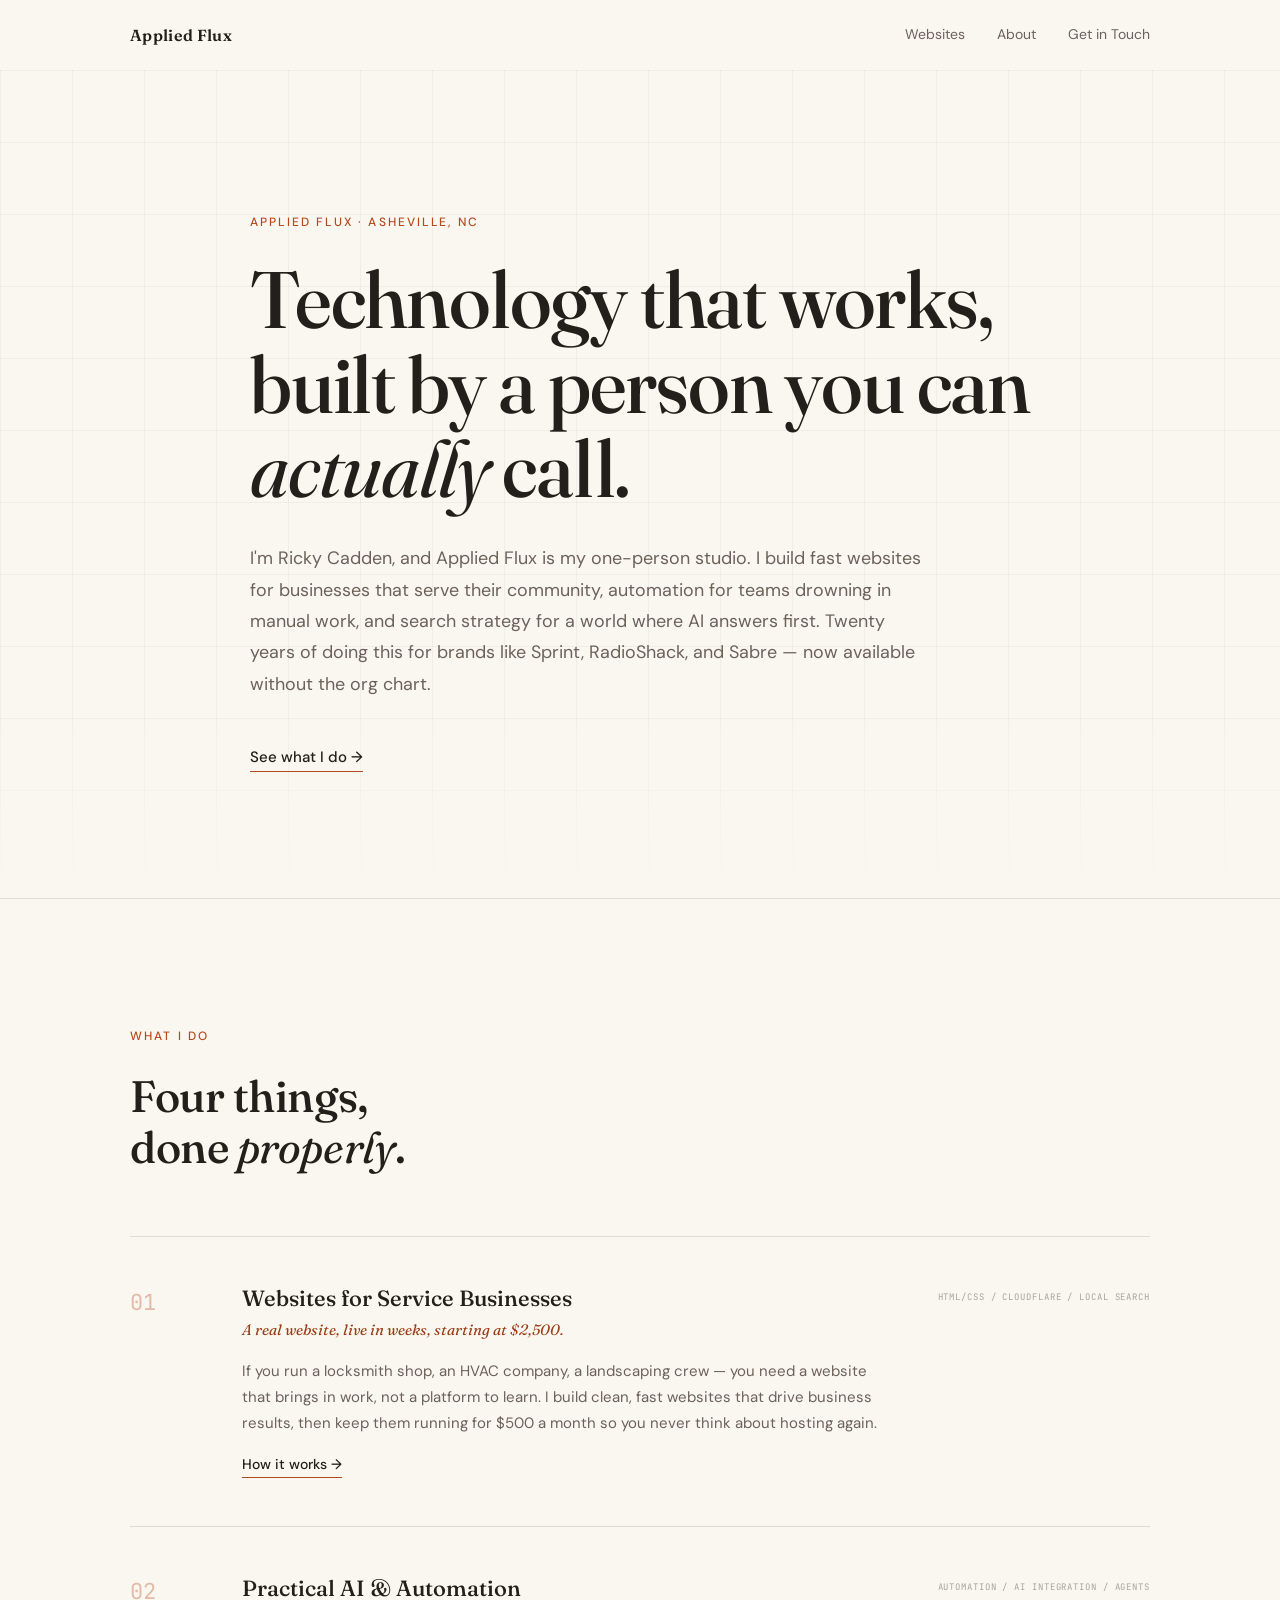
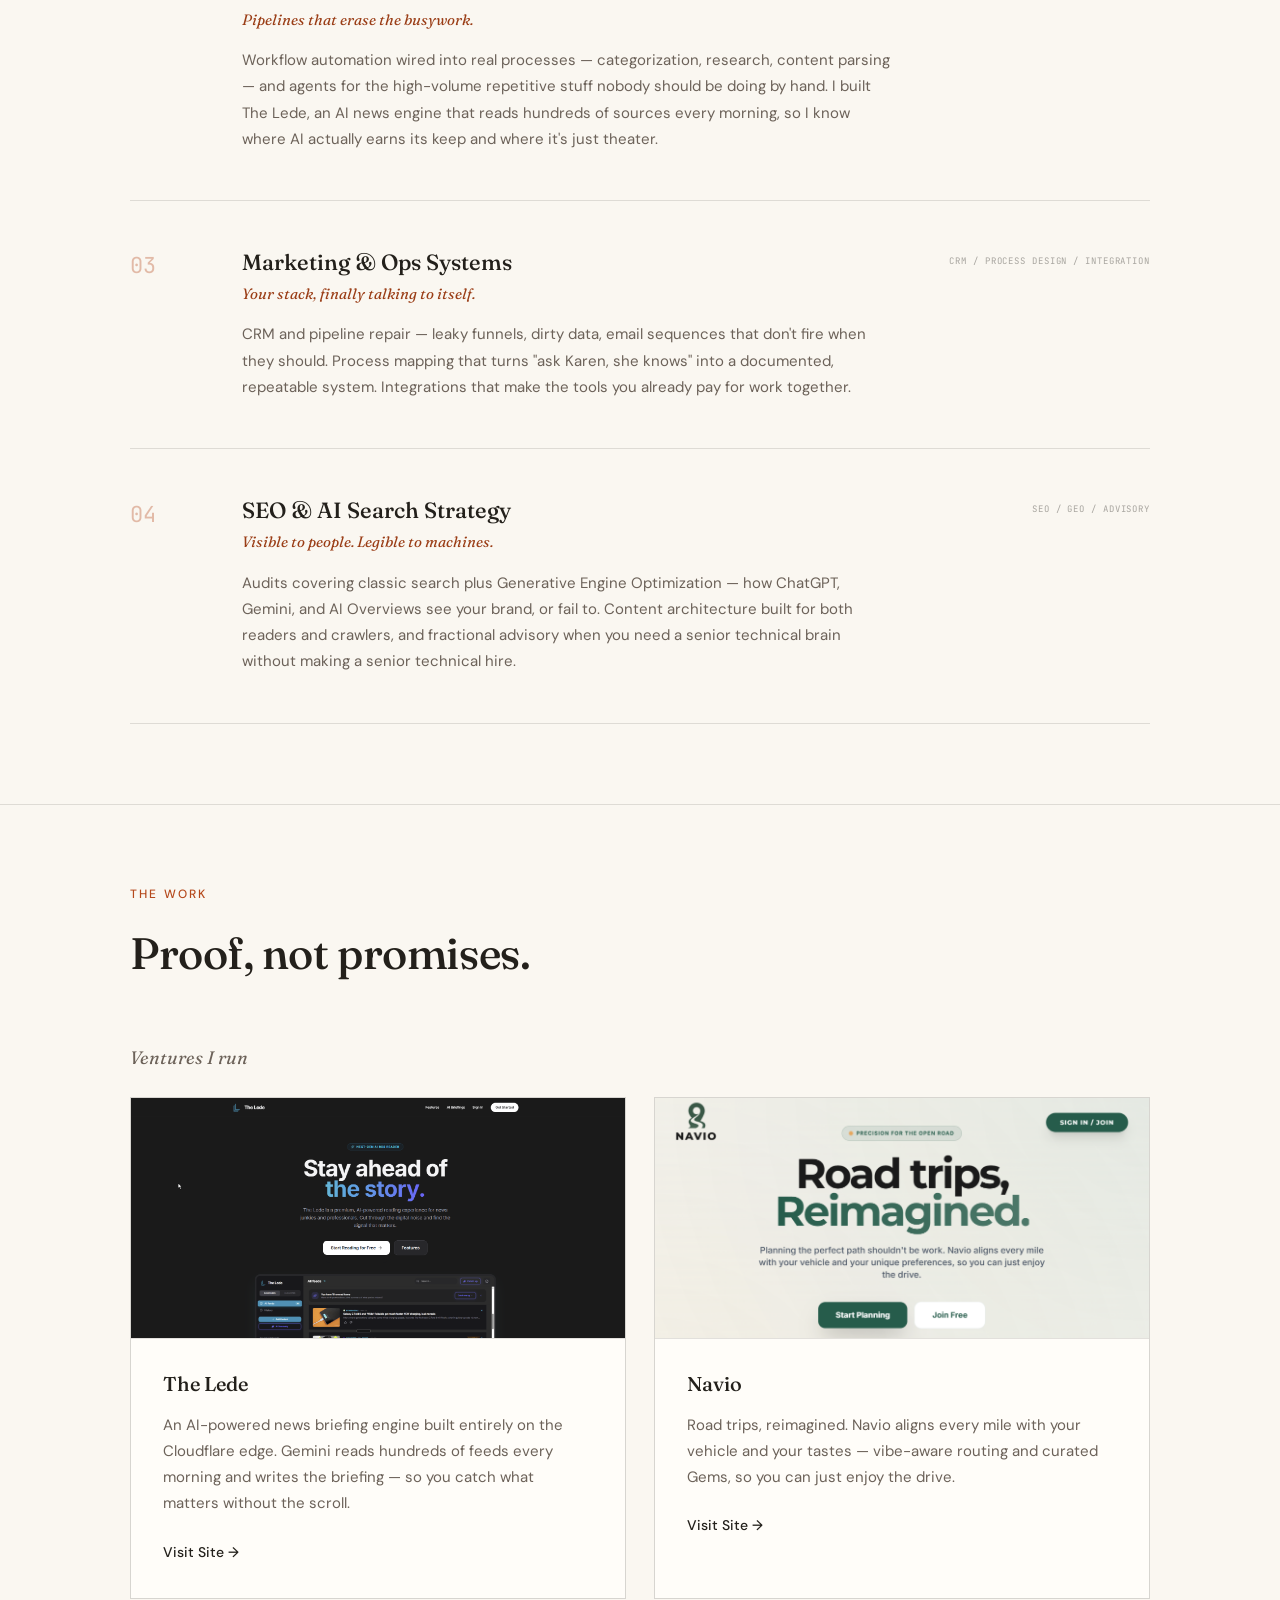
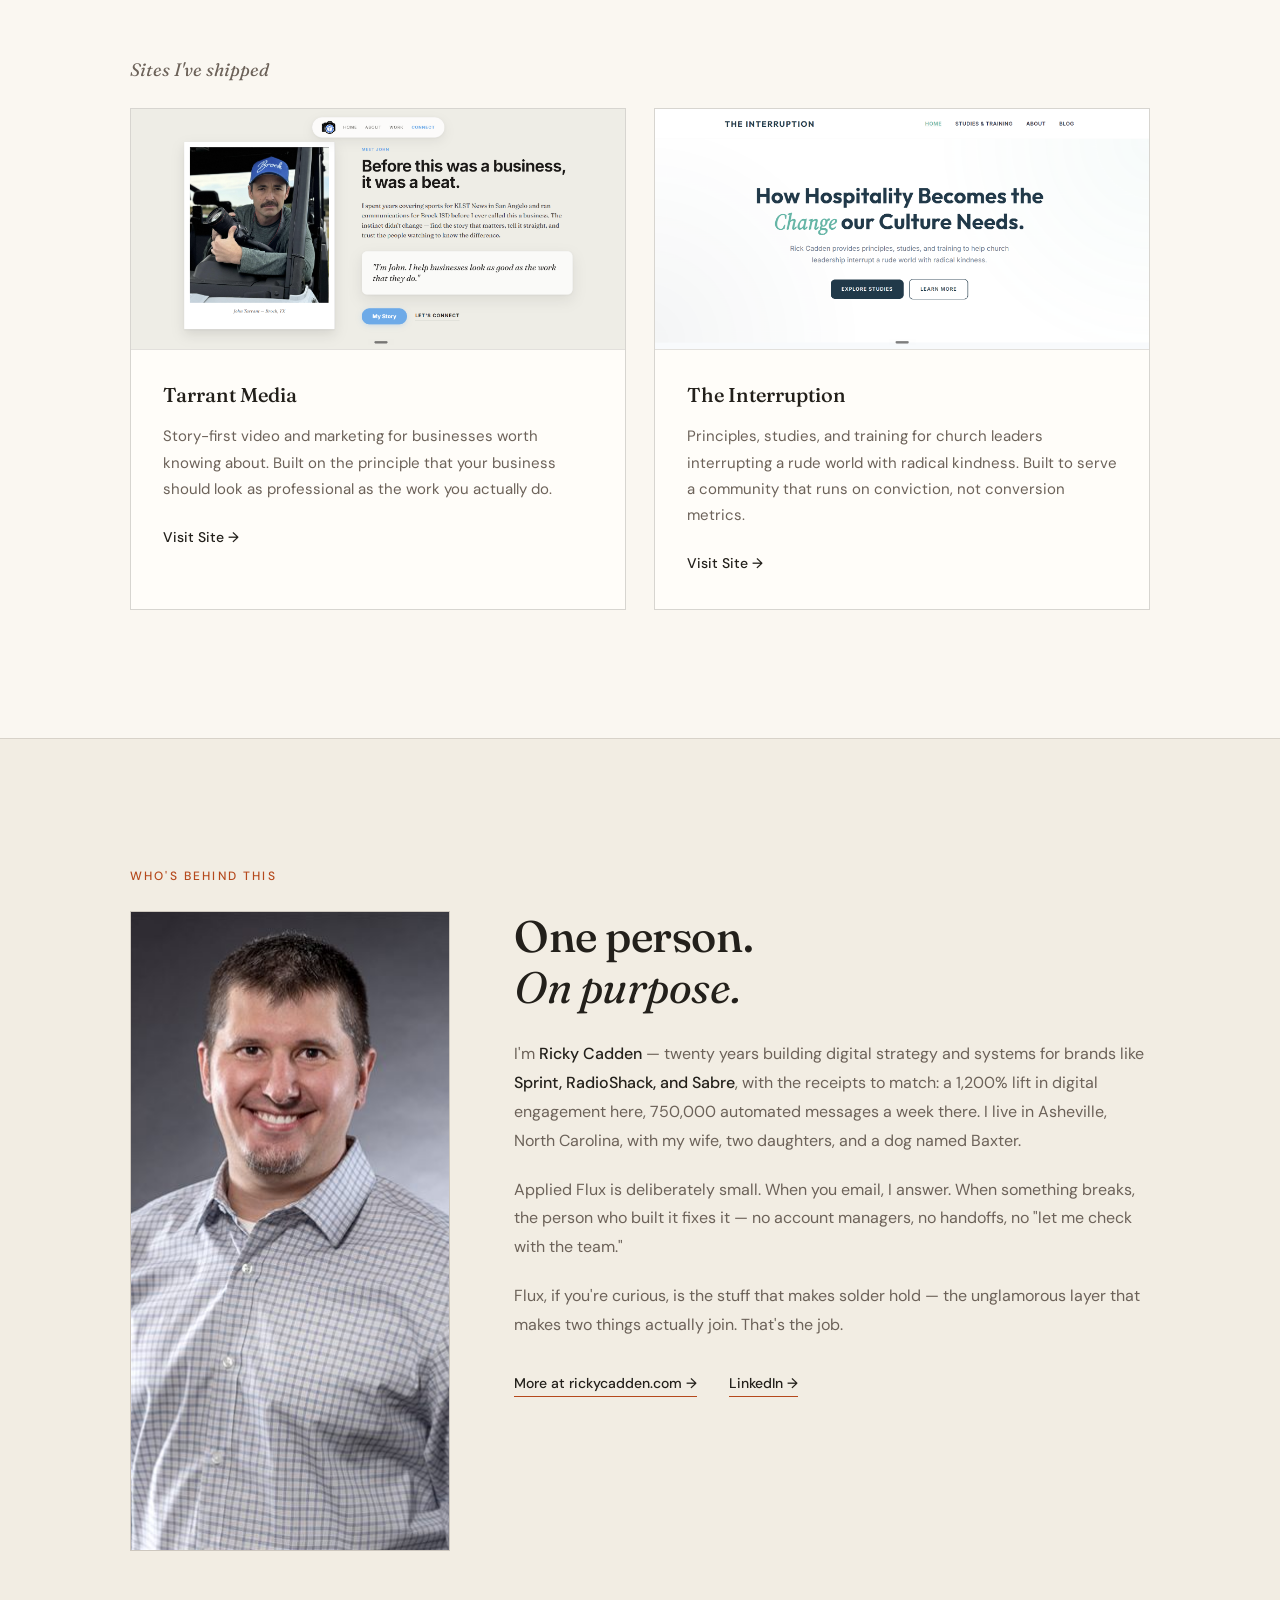
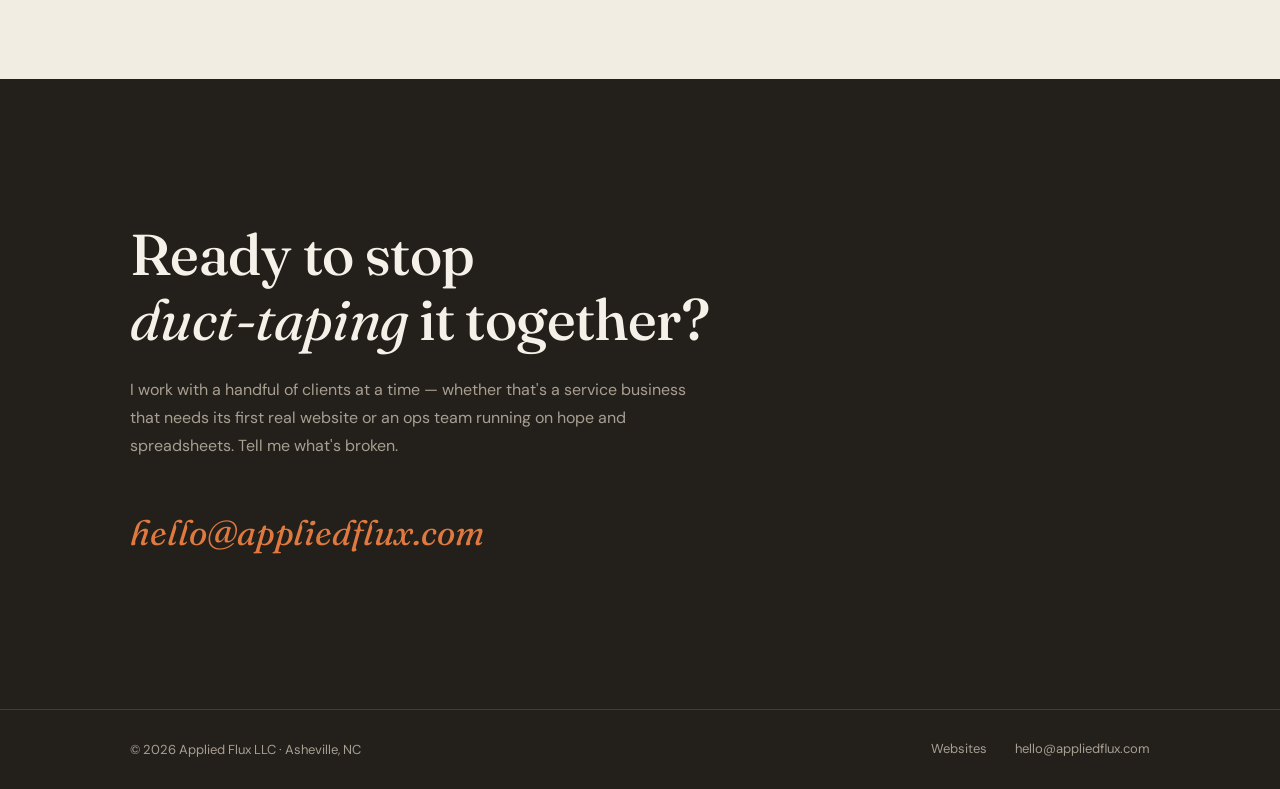
<file: index.html>
<!DOCTYPE html>
<html lang="en">
<head>
  <!-- Google Tag Manager -->
  <script>(function(w,d,s,l,i){w[l]=w[l]||[];w[l].push({'gtm.start':
  new Date().getTime(),event:'gtm.js'});var f=d.getElementsByTagName(s)[0],
  j=d.createElement(s),dl=l!='dataLayer'?'&l='+l:'';j.async=true;j.src=
  'https://www.googletagmanager.com/gtm.js?id='+i+dl;f.parentNode.insertBefore(j,f);
  })(window,document,'script','dataLayer','GTM-NGXQ7RFG');</script>
  <!-- End Google Tag Manager -->
  <meta charset="UTF-8">
  <meta name="viewport" content="width=device-width, initial-scale=1.0">
  <title>Applied Flux — Websites, Automation & AI Systems That Actually Ship</title>
  <meta name="description" content="Applied Flux is the independent studio of Ricky Cadden. Websites for service businesses, practical automation and AI systems, and search strategy for the AI era. One person, no theater.">
  <meta property="og:title" content="Applied Flux LLC">
  <meta property="og:description" content="Websites, automation, and AI systems that actually ship. Built by one person you can actually call.">
  <meta property="og:url" content="https://appliedflux.com">
  <meta property="og:type" content="website">
  <meta property="og:image" content="https://appliedflux.com/images/og.png">
  <meta property="og:image:width" content="1200">
  <meta property="og:image:height" content="630">
  <meta name="twitter:card" content="summary_large_image">
  <meta name="twitter:image" content="https://appliedflux.com/images/og.png">
  <link rel="canonical" href="https://appliedflux.com/">
  <link rel="icon" href="favicon.svg" type="image/svg+xml">

  <link rel="preconnect" href="https://fonts.googleapis.com">
  <link rel="preconnect" href="https://fonts.gstatic.com" crossorigin>
  <link href="https://fonts.googleapis.com/css2?family=Fraunces:ital,opsz,wght@0,9..144,400;0,9..144,500;0,9..144,600;1,9..144,400;1,9..144,500&family=DM+Sans:ital,opsz,wght@0,9..40,300;0,9..40,400;0,9..40,500;1,9..40,300&family=JetBrains+Mono:wght@400;500&display=swap" rel="stylesheet">
  <link rel="stylesheet" href="styles.css">

  <script type="application/ld+json">
  {
    "@context": "https://schema.org",
    "@type": "ProfessionalService",
    "name": "Applied Flux LLC",
    "url": "https://appliedflux.com",
    "email": "hello@appliedflux.com",
    "areaServed": {
      "@type": "Country",
      "name": "United States"
    },
    "address": {
      "@type": "PostalAddress",
      "addressLocality": "Asheville",
      "addressRegion": "NC",
      "addressCountry": "US"
    },
    "founder": {
      "@type": "Person",
      "name": "Ricky Cadden",
      "sameAs": [
        "https://www.rickycadden.com",
        "https://linkedin.com/in/rcadden"
      ]
    },
    "description": "Applied Flux is the independent studio of Ricky Cadden. Websites for service businesses, practical automation and AI systems, and search strategy for the AI era. One person, no theater.",
    "knowsAbout": [
      "web development",
      "workflow automation",
      "AI integration",
      "SEO",
      "generative engine optimization",
      "marketing operations"
    ]
  }
  </script>
</head>
<body>
  <!-- Google Tag Manager (noscript) -->
  <noscript><iframe src="https://www.googletagmanager.com/ns.html?id=GTM-NGXQ7RFG"
  height="0" width="0" style="display:none;visibility:hidden"></iframe></noscript>
  <!-- End Google Tag Manager (noscript) -->

  <!-- NAV -->
  <header class="nav" id="nav">
    <div class="nav-inner">
      <a href="#hero" class="nav-wordmark">Applied Flux</a>
      <nav class="nav-links">
        <a href="websites.html" class="nav-link">Websites</a>
        <a href="#about" class="nav-link">About</a>
        <a href="#contact" class="nav-cta">Get in Touch</a>
      </nav>
    </div>
  </header>

  <main>

    <!-- HERO -->
    <section class="hero" id="hero">
      <div class="hero-grid-bg" aria-hidden="true"></div>
      <div class="hero-fade" aria-hidden="true"></div>
      <div class="container">
        <p class="section-label animate">Applied Flux · Asheville, NC</p>
        <h1 class="hero-headline animate">
          Technology that works,<br>
          built by a person you can<br>
          <em>actually</em> call.
        </h1>
        <p class="hero-sub animate">
          I'm Ricky Cadden, and Applied Flux is my one-person studio. I build fast websites for businesses that serve their community, automation for teams drowning in manual work, and search strategy for a world where AI answers first. Twenty years of doing this for brands like Sprint, RadioShack, and Sabre — now available without the org chart.
        </p>
        <a href="#services" class="cta-link animate">See what I do →</a>
      </div>
    </section>

    <!-- SERVICES -->
    <section class="services" id="services">
      <div class="container">
        <p class="section-label animate">What I do</p>
        <h2 class="section-heading animate">Four things,<br>done <em>properly</em>.</h2>

        <div class="services-list">

          <div class="service-item animate" data-delay="0">
            <div class="service-number">01</div>
            <div class="service-content">
              <h3 class="service-name">Websites for Service Businesses</h3>
              <p class="service-tagline">A real website, live in weeks, starting at $2,500.</p>
              <p class="service-desc">If you run a locksmith shop, an HVAC company, a landscaping crew — you need a website that brings in work, not a platform to learn. I build clean, fast websites that drive business results, then keep them running for $500 a month so you never think about hosting again.</p>
              <a href="websites.html" class="service-link">How it works →</a>
            </div>
            <div class="service-tag">HTML/CSS / Cloudflare / Local Search</div>
          </div>

          <div class="service-item animate" data-delay="80">
            <div class="service-number">02</div>
            <div class="service-content">
              <h3 class="service-name">Practical AI & Automation</h3>
              <p class="service-tagline">Pipelines that erase the busywork.</p>
              <p class="service-desc">Workflow automation wired into real processes — categorization, research, content parsing — and agents for the high-volume repetitive stuff nobody should be doing by hand. I built The Lede, an AI news engine that reads hundreds of sources every morning, so I know where AI actually earns its keep and where it's just theater.</p>
            </div>
            <div class="service-tag">Automation / AI Integration / Agents</div>
          </div>

          <div class="service-item animate" data-delay="160">
            <div class="service-number">03</div>
            <div class="service-content">
              <h3 class="service-name">Marketing & Ops Systems</h3>
              <p class="service-tagline">Your stack, finally talking to itself.</p>
              <p class="service-desc">CRM and pipeline repair — leaky funnels, dirty data, email sequences that don't fire when they should. Process mapping that turns "ask Karen, she knows" into a documented, repeatable system. Integrations that make the tools you already pay for work together.</p>
            </div>
            <div class="service-tag">CRM / Process Design / Integration</div>
          </div>

          <div class="service-item animate" data-delay="240">
            <div class="service-number">04</div>
            <div class="service-content">
              <h3 class="service-name">SEO & AI Search Strategy</h3>
              <p class="service-tagline">Visible to people. Legible to machines.</p>
              <p class="service-desc">Audits covering classic search plus Generative Engine Optimization — how ChatGPT, Gemini, and AI Overviews see your brand, or fail to. Content architecture built for both readers and crawlers, and fractional advisory when you need a senior technical brain without making a senior technical hire.</p>
            </div>
            <div class="service-tag">SEO / GEO / Advisory</div>
          </div>

        </div>
      </div>
    </section>

    <!-- THE WORK -->
    <section class="work" id="work">
      <div class="container">
        <p class="section-label animate">The work</p>
        <h2 class="section-heading animate">Proof, not promises.</h2>

        <h3 class="venture-group-label animate">Ventures I run</h3>
        <div class="ventures-grid">

          <article class="venture-card animate" data-delay="0">
            <a href="https://thelede.info" target="_blank" rel="noopener noreferrer" class="venture-image-link">
              <img src="images/lede.png" alt="The Lede — AI-powered news briefing and discovery engine" class="venture-image" loading="lazy" width="600" height="340">
            </a>
            <div class="venture-body">
              <h3 class="venture-name">The Lede</h3>
              <p class="venture-desc">An AI-powered news briefing engine built entirely on the Cloudflare edge. Gemini reads hundreds of feeds every morning and writes the briefing — so you catch what matters without the scroll.</p>
              <a href="https://thelede.info" target="_blank" rel="noopener noreferrer" class="venture-link">Visit Site →</a>
            </div>
          </article>

          <article class="venture-card animate" data-delay="80">
            <a href="https://mynavio.com" target="_blank" rel="noopener noreferrer" class="venture-image-link">
              <img src="images/navio.jpg" alt="Navio — Vibe-aware road trip routing" class="venture-image" loading="lazy" width="600" height="340">
            </a>
            <div class="venture-body">
              <h3 class="venture-name">Navio</h3>
              <p class="venture-desc">Road trips, reimagined. Navio aligns every mile with your vehicle and your tastes — vibe-aware routing and curated Gems, so you can just enjoy the drive.</p>
              <a href="https://mynavio.com" target="_blank" rel="noopener noreferrer" class="venture-link">Visit Site →</a>
            </div>
          </article>

        </div>

        <h3 class="venture-group-label animate">Sites I've shipped</h3>
        <div class="ventures-grid">

          <article class="venture-card animate" data-delay="0">
            <a href="https://tarrantmedia.com" target="_blank" rel="noopener noreferrer" class="venture-image-link">
              <img src="images/tarrant.png" alt="Tarrant Media — Story-first video for businesses" class="venture-image" loading="lazy" width="600" height="340">
            </a>
            <div class="venture-body">
              <h3 class="venture-name">Tarrant Media</h3>
              <p class="venture-desc">Story-first video and marketing for businesses worth knowing about. Built on the principle that your business should look as professional as the work you actually do.</p>
              <a href="https://tarrantmedia.com" target="_blank" rel="noopener noreferrer" class="venture-link">Visit Site →</a>
            </div>
          </article>

          <article class="venture-card animate" data-delay="80">
            <a href="https://rickcadden.com" target="_blank" rel="noopener noreferrer" class="venture-image-link">
              <img src="images/interruption.png" alt="The Interruption — Hospitality principles for church leaders" class="venture-image" loading="lazy" width="600" height="340">
            </a>
            <div class="venture-body">
              <h3 class="venture-name">The Interruption</h3>
              <p class="venture-desc">Principles, studies, and training for church leaders interrupting a rude world with radical kindness. Built to serve a community that runs on conviction, not conversion metrics.</p>
              <a href="https://rickcadden.com" target="_blank" rel="noopener noreferrer" class="venture-link">Visit Site →</a>
            </div>
          </article>

        </div>
      </div>
    </section>

    <!-- ABOUT -->
    <section class="about" id="about">
      <div class="container">
        <p class="section-label animate">Who's behind this</p>
        <div class="about-grid">
          <img src="images/ricky.jpg" alt="Ricky Cadden" class="about-photo animate" width="640" height="640" loading="lazy">
          <div class="about-body">
            <h2 class="section-heading animate">One person.<br><em>On purpose.</em></h2>
            <p class="about-text animate">I'm <strong>Ricky Cadden</strong> — twenty years building digital strategy and systems for brands like <strong>Sprint, RadioShack, and Sabre</strong>, with the receipts to match: a 1,200% lift in digital engagement here, 750,000 automated messages a week there. I live in Asheville, North Carolina, with my wife, two daughters, and a dog named Baxter.</p>
            <p class="about-text animate">Applied Flux is deliberately small. When you email, I answer. When something breaks, the person who built it fixes it — no account managers, no handoffs, no "let me check with the team."</p>
            <p class="about-text animate">Flux, if you're curious, is the stuff that makes solder hold — the unglamorous layer that makes two things actually join. That's the job.</p>
            <div class="about-links animate">
              <a href="https://www.rickycadden.com" target="_blank" rel="noopener noreferrer">More at rickycadden.com →</a>
              <a href="https://linkedin.com/in/rcadden" target="_blank" rel="noopener noreferrer">LinkedIn →</a>
            </div>
          </div>
        </div>
      </div>
    </section>

    <!-- CTA -->
    <section class="cta-section" id="contact">
      <div class="container">
        <h2 class="cta-heading animate">Ready to stop<br><em>duct-taping</em> it together?</h2>
        <p class="cta-sub animate">I work with a handful of clients at a time — whether that's a service business that needs its first real website or an ops team running on hope and spreadsheets. Tell me what's broken.</p>
        <a href="mailto:hello@appliedflux.com" class="cta-email animate">hello@appliedflux.com</a>
      </div>
    </section>

  </main>

  <!-- FOOTER -->
  <footer class="footer">
    <div class="container footer-inner">
      <span class="footer-copy">© 2026 Applied Flux LLC · Asheville, NC</span>
      <nav class="footer-nav">
        <a href="websites.html" class="footer-link">Websites</a>
        <a href="mailto:hello@appliedflux.com" class="footer-email">hello@appliedflux.com</a>
      </nav>
    </div>
  </footer>

  <script>
    // Sticky nav: add background after scroll threshold
    const nav = document.getElementById('nav');
    window.addEventListener('scroll', () => {
      nav.classList.toggle('nav--scrolled', window.scrollY > 40);
    }, { passive: true });

    // Scroll-triggered fade-in with optional stagger delay via data-delay
    const observer = new IntersectionObserver((entries) => {
      entries.forEach(entry => {
        if (entry.isIntersecting) {
          const delay = entry.target.dataset.delay || 0;
          entry.target.style.transitionDelay = `${delay}ms`;
          entry.target.classList.add('visible');
          observer.unobserve(entry.target);
        }
      });
    }, { threshold: 0.1 });

    document.querySelectorAll('.animate').forEach(el => observer.observe(el));
  </script>

</body>
</html>
</file>
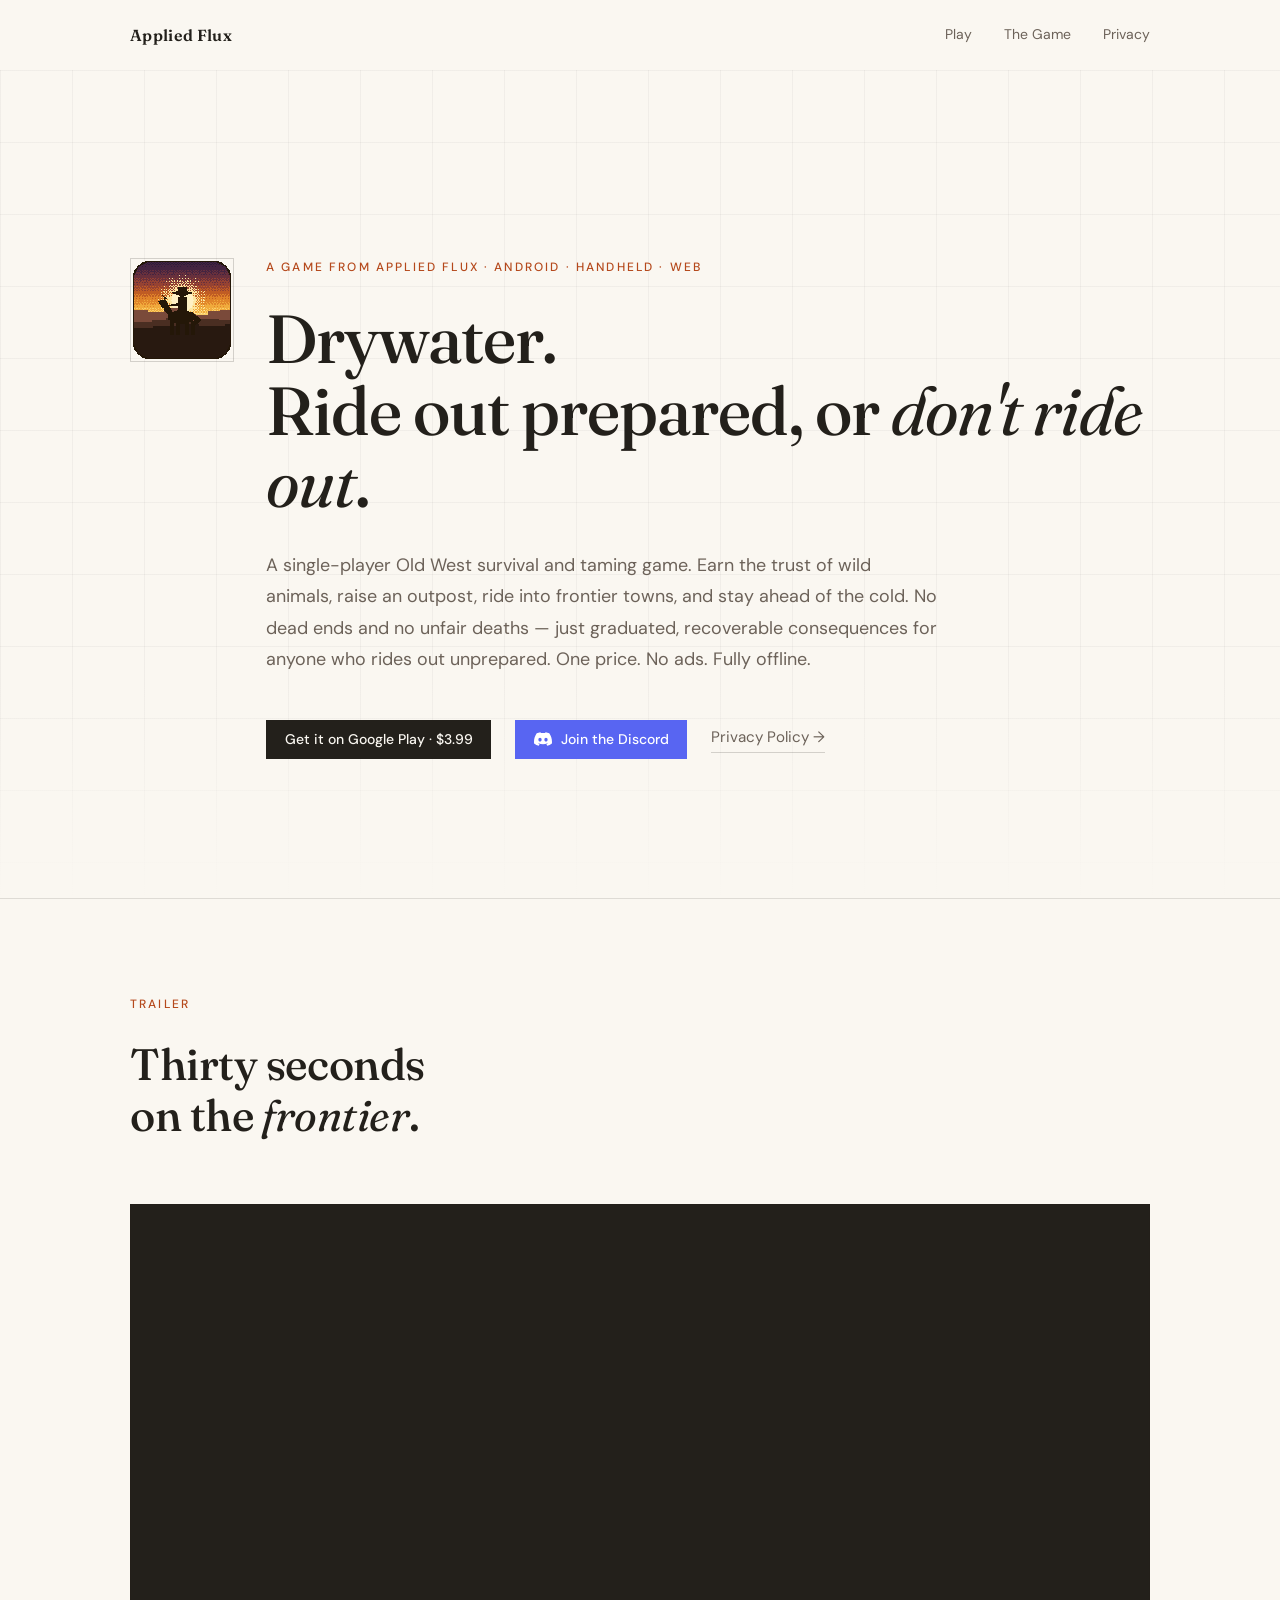
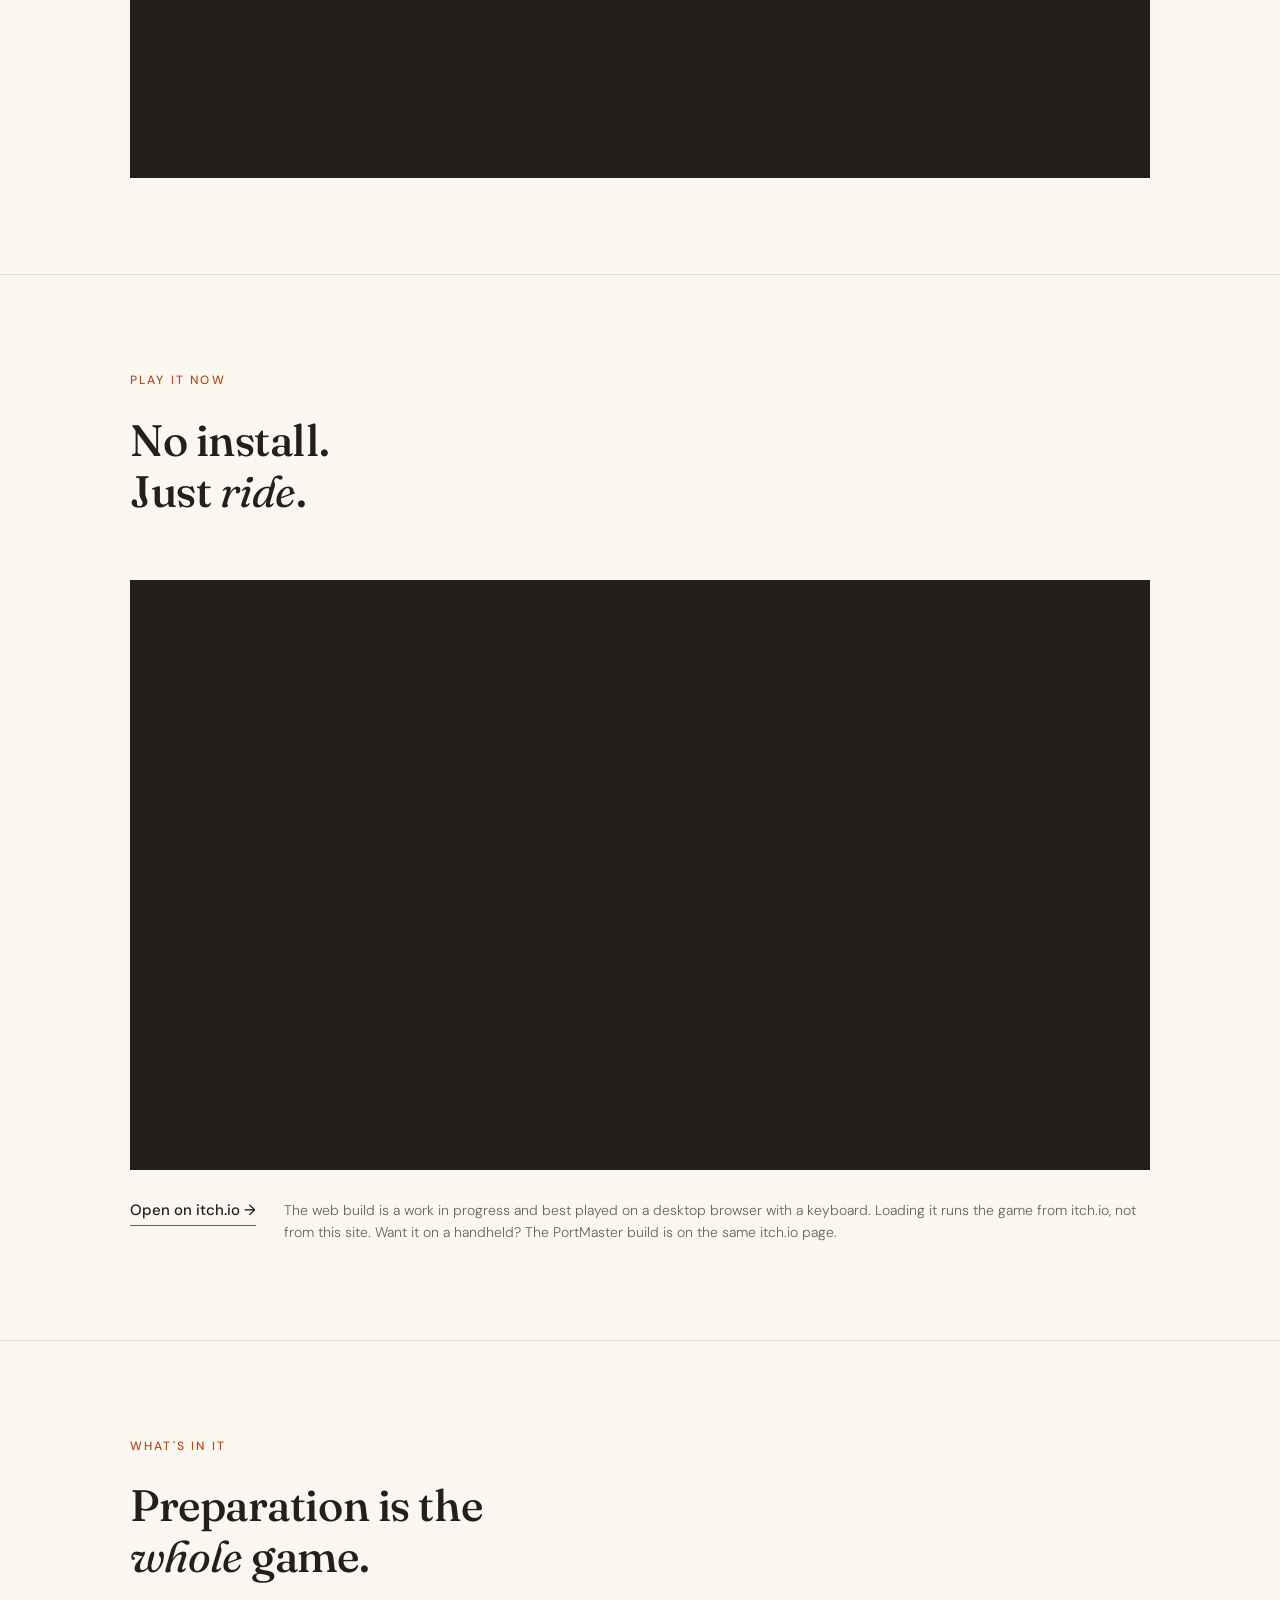
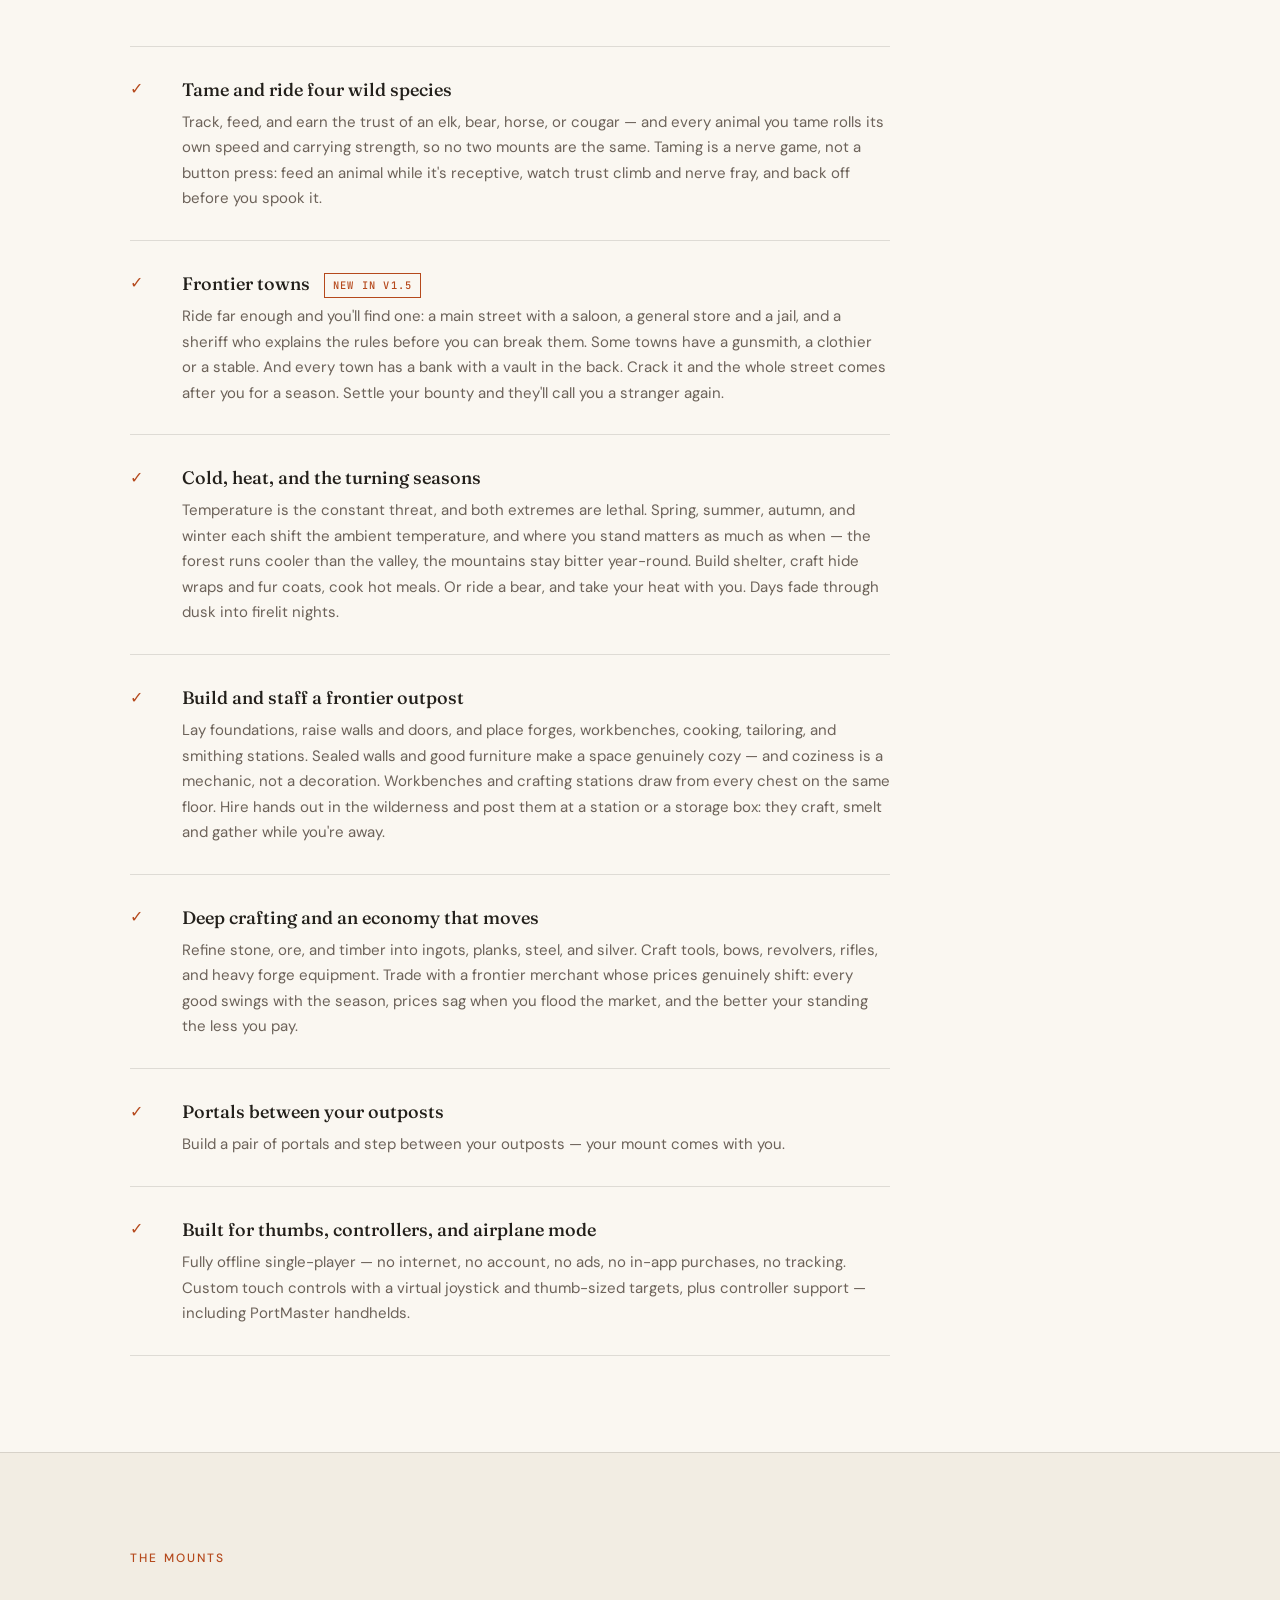
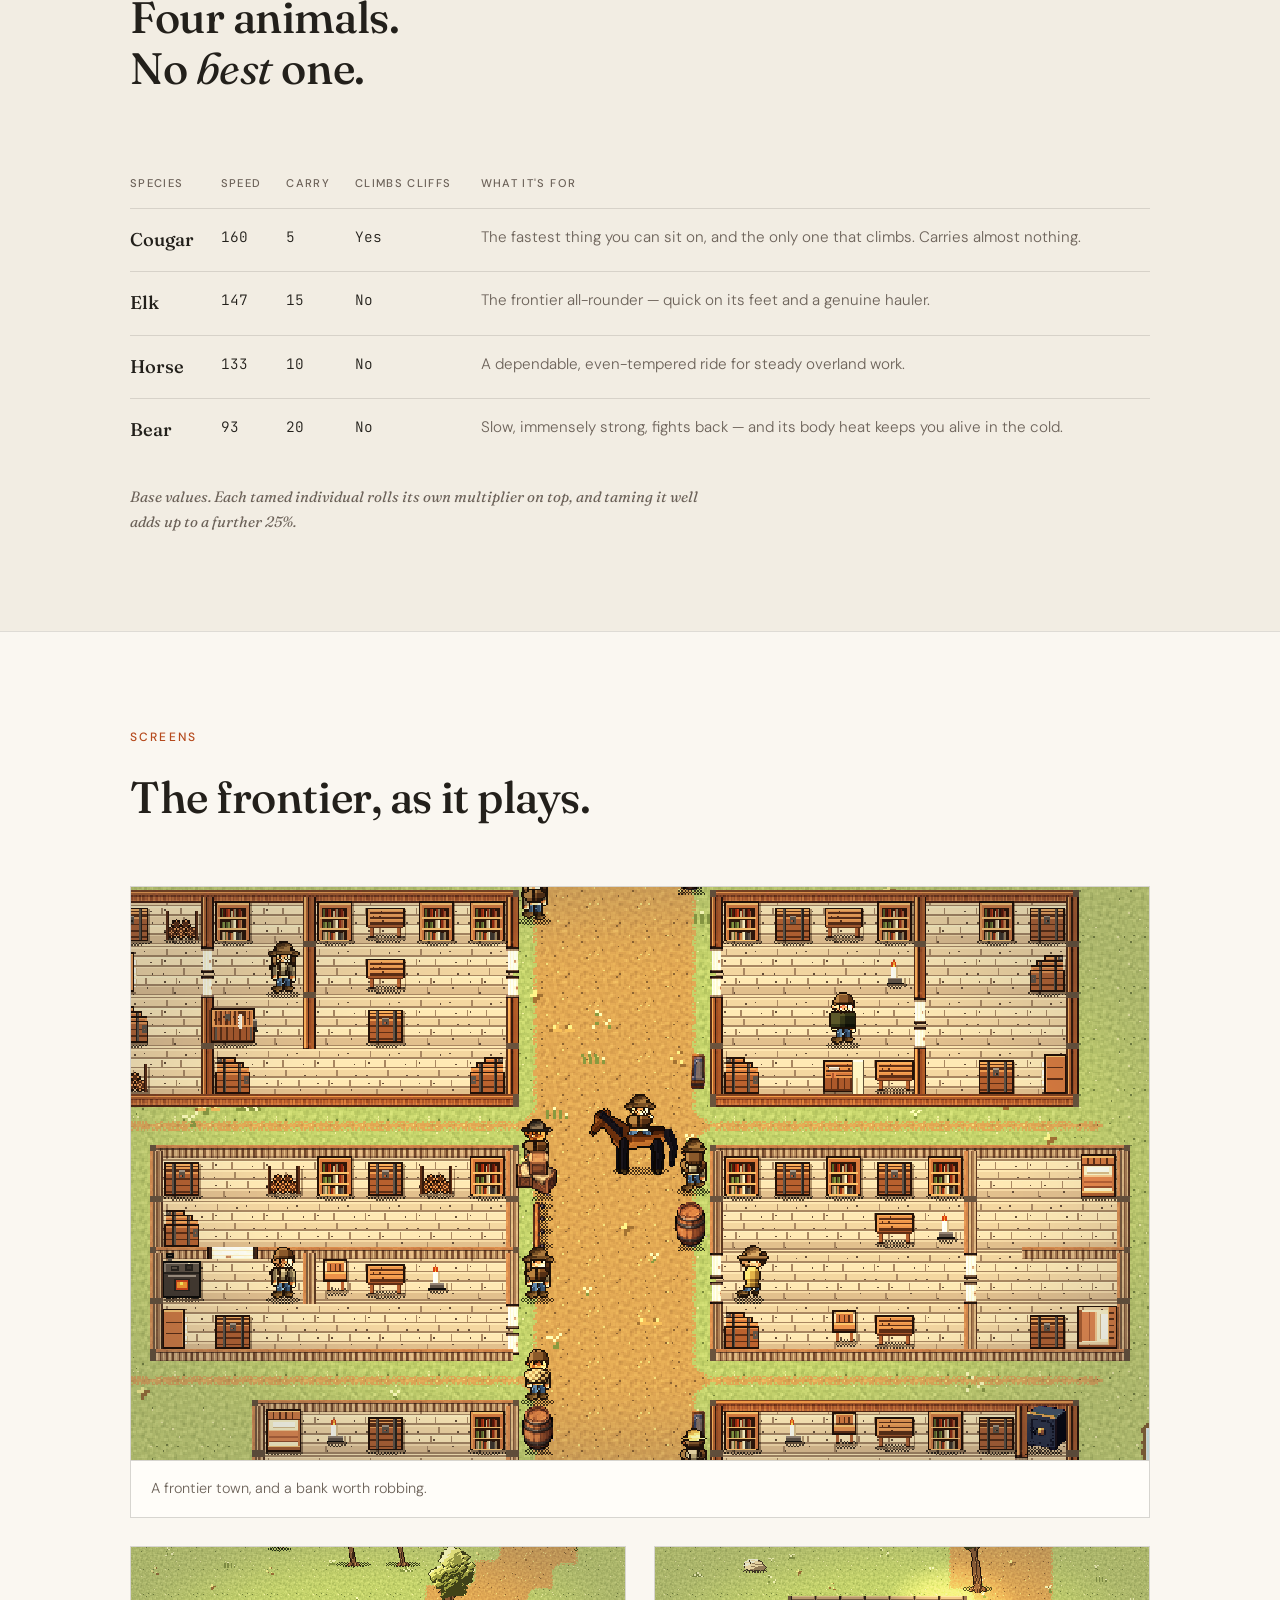
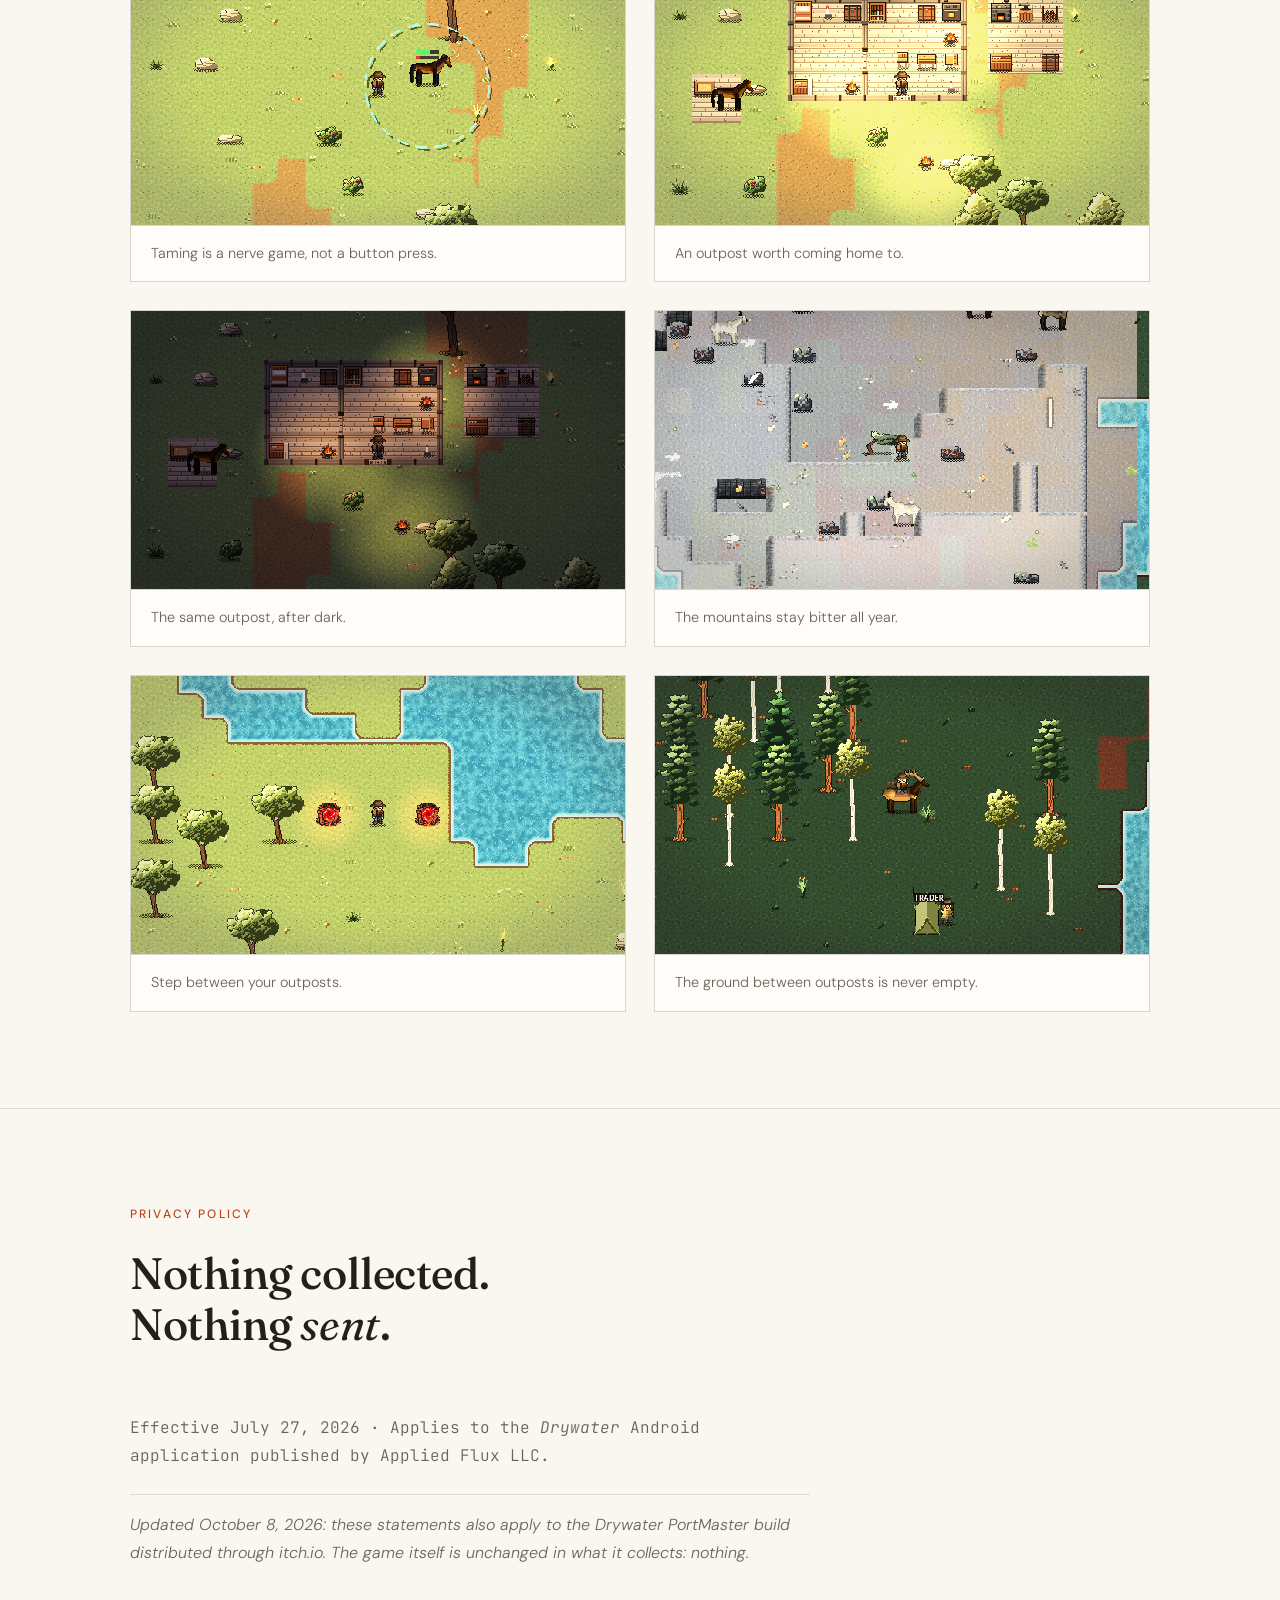
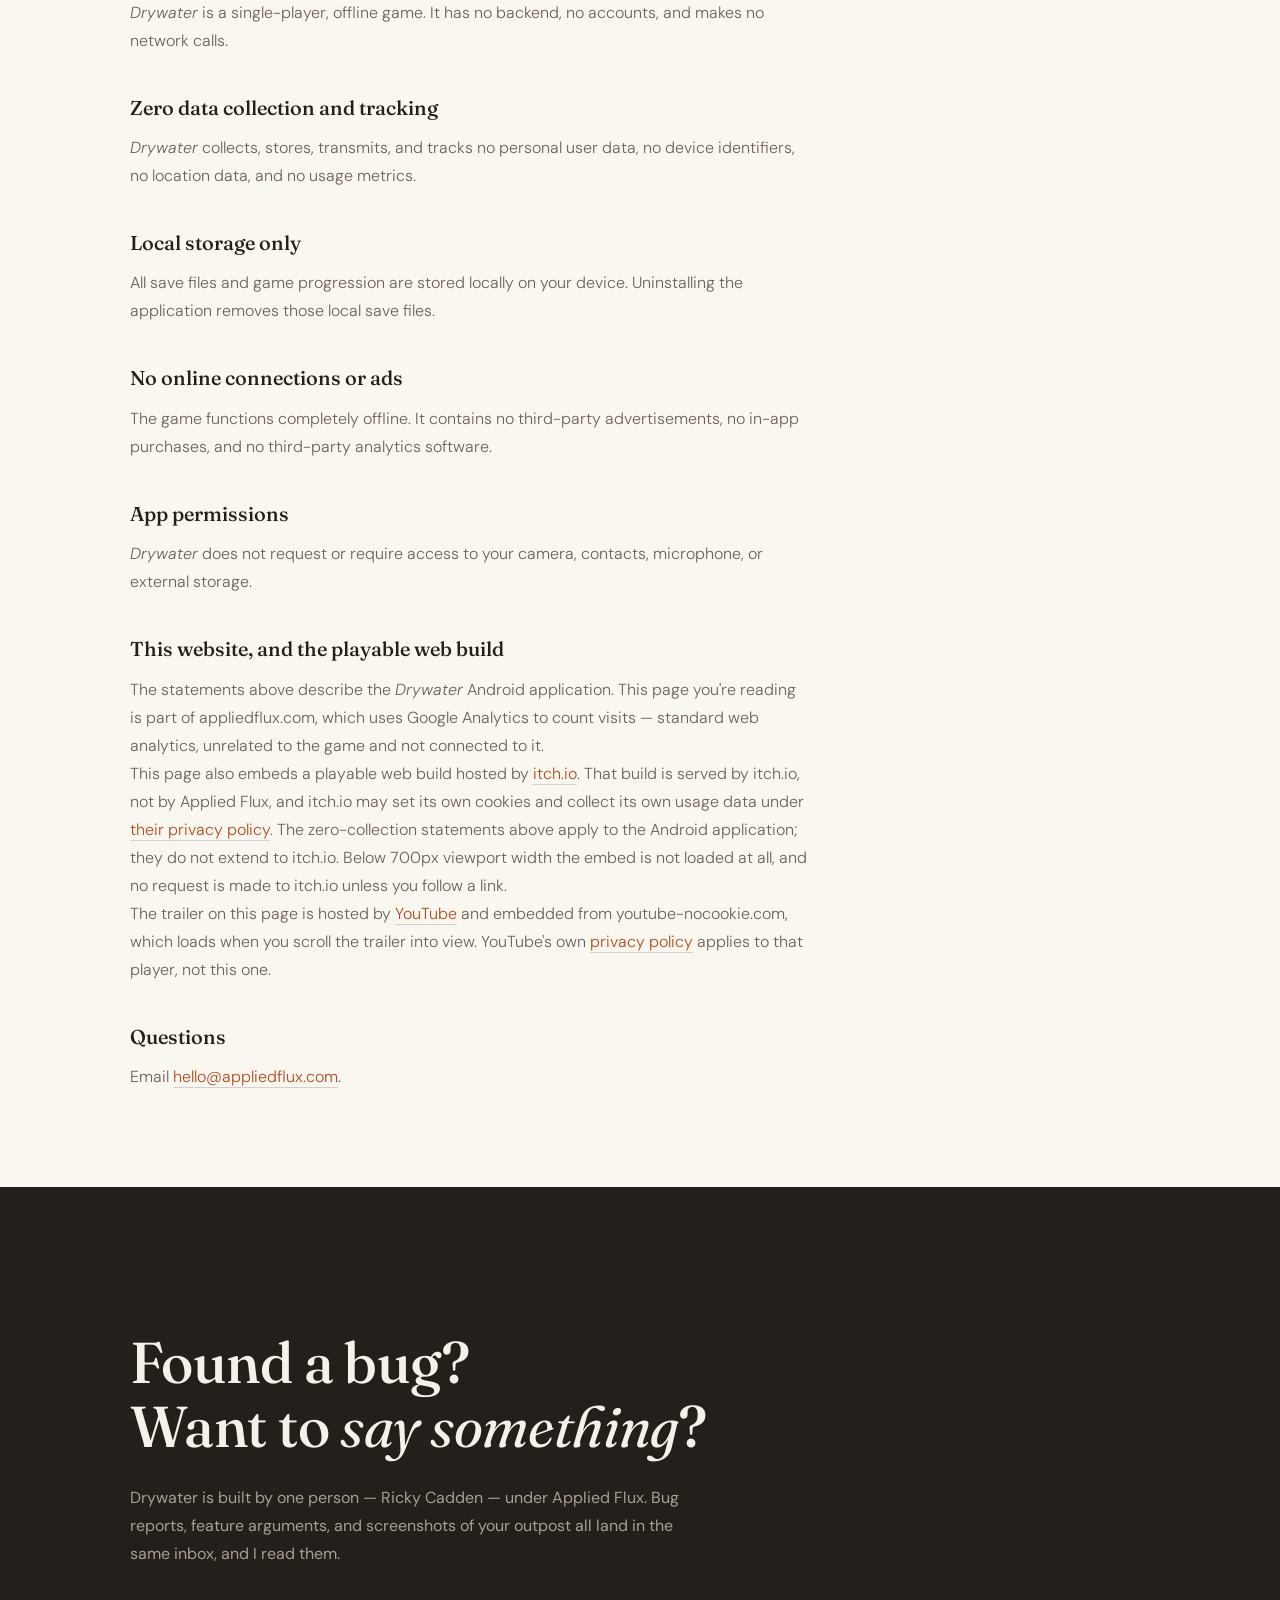
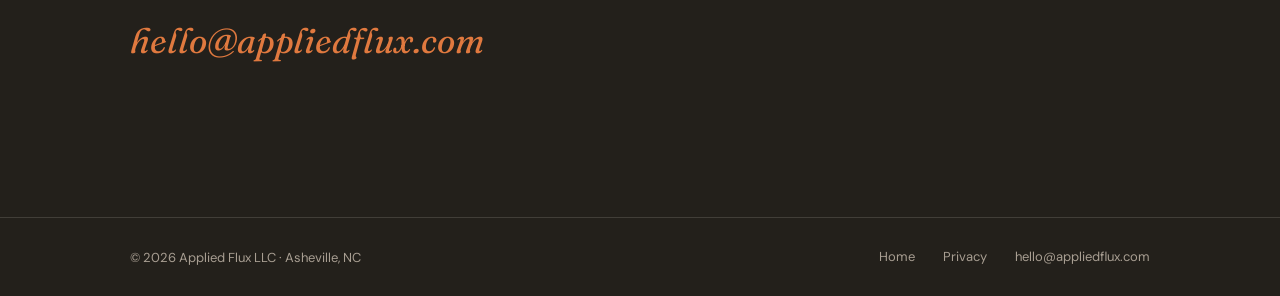
<file: drywater.html>
<!DOCTYPE html>
<html lang="en">
<head>
  <!-- Google Tag Manager -->
  <script>(function(w,d,s,l,i){w[l]=w[l]||[];w[l].push({'gtm.start':
  new Date().getTime(),event:'gtm.js'});var f=d.getElementsByTagName(s)[0],
  j=d.createElement(s),dl=l!='dataLayer'?'&l='+l:'';j.async=true;j.src=
  'https://www.googletagmanager.com/gtm.js?id='+i+dl;f.parentNode.insertBefore(j,f);
  })(window,document,'script','dataLayer','GTM-NGXQ7RFG');</script>
  <!-- End Google Tag Manager -->
  <meta charset="UTF-8">
  <meta name="viewport" content="width=device-width, initial-scale=1.0">
  <title>Drywater — Old West Survival &amp; Taming · Applied Flux</title>
  <meta name="description" content="Drywater is a single-player Old West survival and taming game. Tame wild mounts, build a frontier outpost, ride into town — and maybe rob the bank. Offline, no ads, pay once. On Google Play and PortMaster handhelds.">
  <meta property="og:title" content="Drywater — Old West Survival &amp; Taming">
  <meta property="og:description" content="Tame wild mounts, build a frontier base, rob a bank. Offline, no ads, pay once.">
  <meta property="og:url" content="https://appliedflux.com/drywater">
  <meta property="og:type" content="website">
  <meta property="og:image" content="https://appliedflux.com/images/drywater/og.png">
  <meta property="og:image:width" content="1200">
  <meta property="og:image:height" content="630">
  <meta name="twitter:card" content="summary_large_image">
  <meta name="twitter:image" content="https://appliedflux.com/images/drywater/og.png">
  <link rel="canonical" href="https://appliedflux.com/drywater">
  <link rel="icon" href="favicon.svg" type="image/svg+xml">

  <link rel="preconnect" href="https://fonts.googleapis.com">
  <link rel="preconnect" href="https://fonts.gstatic.com" crossorigin>
  <link href="https://fonts.googleapis.com/css2?family=Fraunces:ital,opsz,wght@0,9..144,400;0,9..144,500;0,9..144,600;1,9..144,400;1,9..144,500&family=DM+Sans:ital,opsz,wght@0,9..40,300;0,9..40,400;0,9..40,500;1,9..40,300&family=JetBrains+Mono:wght@400;500&display=swap" rel="stylesheet">
  <link rel="stylesheet" href="styles.css">

  <script type="application/ld+json">
  {
    "@context": "https://schema.org",
    "@type": "VideoGame",
    "name": "Drywater",
    "alternateName": "Drywater: Old West Survival",
    "url": "https://appliedflux.com/drywater",
    "image": "https://appliedflux.com/images/drywater/og.png",
    "description": "A single-player Old West survival and taming game. Earn the trust of wild animals, raise an outpost, ride into frontier towns, and stay ahead of the cold. Fully offline — no ads, no in-app purchases, no tracking.",
    "applicationCategory": "GameApplication",
    "genre": ["Simulation", "Adventure", "Survival"],
    "operatingSystem": "Android",
    "gamePlatform": ["Android", "PortMaster handhelds", "Web browser"],
    "playMode": "SinglePlayer",
    "publisher": {
      "@type": "Organization",
      "name": "Applied Flux LLC",
      "url": "https://appliedflux.com"
    },
    "offers": {
      "@type": "Offer",
      "price": "3.99",
      "priceCurrency": "USD",
      "url": "https://play.google.com/store/apps/details?id=com.drywater.game"
    }
  }
  </script>
</head>
<body>
  <!-- Google Tag Manager (noscript) -->
  <noscript><iframe src="https://www.googletagmanager.com/ns.html?id=GTM-NGXQ7RFG"
  height="0" width="0" style="display:none;visibility:hidden"></iframe></noscript>
  <!-- End Google Tag Manager (noscript) -->

  <!-- NAV -->
  <header class="nav" id="nav">
    <div class="nav-inner">
      <a href="index.html" class="nav-wordmark">Applied Flux</a>
      <nav class="nav-links">
        <a href="#play" class="nav-link">Play</a>
        <a href="#features" class="nav-link">The Game</a>
        <a href="#privacy" class="nav-cta">Privacy</a>
      </nav>
    </div>
  </header>

  <main>

    <!-- HERO -->
    <section class="hero page-hero" id="top">
      <div class="hero-grid-bg" aria-hidden="true"></div>
      <div class="hero-fade" aria-hidden="true"></div>
      <div class="container">
        <div class="game-hero">
          <img src="images/drywater/icon.png" alt="Drywater app icon" class="game-icon animate" width="512" height="512">
          <div>
            <p class="section-label animate">A game from Applied Flux · Android · Handheld · Web</p>
            <h1 class="hero-headline animate">
              Drywater.<br>
              Ride out prepared, or <em>don't ride out</em>.
            </h1>
            <p class="hero-sub animate">
              A single-player Old West survival and taming game. Earn the trust of wild animals, raise an outpost, ride into frontier towns, and stay ahead of the cold. No dead ends and no unfair deaths — just graduated, recoverable consequences for anyone who rides out unprepared. One price. No ads. Fully offline.
            </p>
            <div class="game-actions animate">
              <!-- Plain text button, not a homemade badge: Google's brand guidelines allow only the unmodified official badge artwork. -->
              <a href="https://play.google.com/store/apps/details?id=com.drywater.game" target="_blank" rel="noopener noreferrer" class="play-store-btn">Get it on Google Play · $3.99</a>
              <a href="https://discord.gg/BQUhKmSz98" target="_blank" rel="noopener noreferrer" class="discord-btn">
                <!-- Discord mark, official geometry via simple-icons (CC0). Kept in Discord Blurple per their brand guidelines — do not recolour. -->
                <svg viewBox="0 0 24 24" aria-hidden="true" focusable="false"><path d="M20.317 4.3698a19.7913 19.7913 0 00-4.8851-1.5152.0741.0741 0 00-.0785.0371c-.211.3753-.4447.8648-.6083 1.2495-1.8447-.2762-3.68-.2762-5.4868 0-.1636-.3933-.4058-.8742-.6177-1.2495a.077.077 0 00-.0785-.037 19.7363 19.7363 0 00-4.8852 1.515.0699.0699 0 00-.0321.0277C.5334 9.0458-.319 13.5799.0992 18.0578a.0824.0824 0 00.0312.0561c2.0528 1.5076 4.0413 2.4228 5.9929 3.0294a.0777.0777 0 00.0842-.0276c.4616-.6304.8731-1.2952 1.226-1.9942a.076.076 0 00-.0416-.1057c-.6528-.2476-1.2743-.5495-1.8722-.8923a.077.077 0 01-.0076-.1277c.1258-.0943.2517-.1923.3718-.2914a.0743.0743 0 01.0776-.0105c3.9278 1.7933 8.18 1.7933 12.0614 0a.0739.0739 0 01.0785.0095c.1202.099.246.1981.3728.2924a.077.077 0 01-.0066.1276 12.2986 12.2986 0 01-1.873.8914.0766.0766 0 00-.0407.1067c.3604.698.7719 1.3628 1.225 1.9932a.076.076 0 00.0842.0286c1.961-.6067 3.9495-1.5219 6.0023-3.0294a.077.077 0 00.0313-.0552c.5004-5.177-.8382-9.6739-3.5485-13.6604a.061.061 0 00-.0312-.0286zM8.02 15.3312c-1.1825 0-2.1569-1.0857-2.1569-2.419 0-1.3332.9555-2.4189 2.157-2.4189 1.2108 0 2.1757 1.0952 2.1568 2.419 0 1.3332-.9555 2.4189-2.1569 2.4189zm7.9748 0c-1.1825 0-2.1569-1.0857-2.1569-2.419 0-1.3332.9554-2.4189 2.1569-2.4189 1.2108 0 2.1757 1.0952 2.1568 2.419 0 1.3332-.946 2.4189-2.1568 2.4189Z"/></svg>
                Join the Discord
              </a>
              <a href="#privacy" class="game-privacy-link">Privacy Policy →</a>
            </div>
          </div>
        </div>
      </div>
    </section>

    <!-- TRAILER -->
    <!-- YouTube embed via youtube-nocookie.com, lazy-loaded. Video: https://youtu.be/o6Nf3IV8wiU -->
    <section class="trailer-section" id="trailer">
      <div class="container">
        <p class="section-label animate">Trailer</p>
        <h2 class="section-heading animate">Thirty seconds<br>on the <em>frontier</em>.</h2>
        <div class="trailer-frame animate">
          <iframe
            src="https://www.youtube-nocookie.com/embed/o6Nf3IV8wiU?rel=0"
            title="Drywater — trailer on YouTube"
            loading="lazy"
            allow="accelerometer; encrypted-media; gyroscope; picture-in-picture; fullscreen"
            allowfullscreen></iframe>
        </div>
      </div>
    </section>

    <!-- PLAYABLE BUILD (itch.io) -->
    <section class="play-section" id="play">
      <div class="container">
        <p class="section-label animate">Play it now</p>
        <h2 class="section-heading animate">No install.<br>Just <em>ride</em>.</h2>

        <!-- The iframe is injected by script above 700px only — a 1280x740 game
             viewport squeezed onto a phone is unplayable, and this way mobile
             visitors don't pay to download a build they can't use. Empty div
             collapses via .play-frame:empty, leaving the itch.io link below. -->
        <div class="play-frame animate" id="playFrame" data-embed-src="https://itch.io/embed-upload/17981614?color=23201b"></div>

        <div class="play-meta animate">
          <a href="https://rcadden.itch.io/drywater" target="_blank" rel="noopener noreferrer" class="play-cta">Open on itch.io →</a>
          <p class="play-note">The web build is a work in progress and best played on a desktop browser with a keyboard. Loading it runs the game from itch.io, not from this site. Want it on a handheld? The PortMaster build is on the same itch.io page.</p>
        </div>
      </div>
    </section>

    <!-- FEATURES -->
    <section class="checklist-section" id="features">
      <div class="container">
        <p class="section-label animate">What's in it</p>
        <h2 class="section-heading animate">Preparation is the<br><em>whole</em> game.</h2>

        <ul class="checklist">
          <li class="animate">
            <span class="check" aria-hidden="true">✓</span>
            <div>
              <h3>Tame and ride four wild species</h3>
              <p>Track, feed, and earn the trust of an elk, bear, horse, or cougar — and every animal you tame rolls its own speed and carrying strength, so no two mounts are the same. Taming is a nerve game, not a button press: feed an animal while it's receptive, watch trust climb and nerve fray, and back off before you spook it.</p>
            </div>
          </li>
          <li class="animate">
            <span class="check" aria-hidden="true">✓</span>
            <div>
              <h3>Frontier towns <span class="new-tag">New in v1.5</span></h3>
              <p>Ride far enough and you'll find one: a main street with a saloon, a general store and a jail, and a sheriff who explains the rules before you can break them. Some towns have a gunsmith, a clothier or a stable. And every town has a bank with a vault in the back. Crack it and the whole street comes after you for a season. Settle your bounty and they'll call you a stranger again.</p>
            </div>
          </li>
          <li class="animate">
            <span class="check" aria-hidden="true">✓</span>
            <div>
              <h3>Cold, heat, and the turning seasons</h3>
              <p>Temperature is the constant threat, and both extremes are lethal. Spring, summer, autumn, and winter each shift the ambient temperature, and where you stand matters as much as when — the forest runs cooler than the valley, the mountains stay bitter year-round. Build shelter, craft hide wraps and fur coats, cook hot meals. Or ride a bear, and take your heat with you. Days fade through dusk into firelit nights.</p>
            </div>
          </li>
          <li class="animate">
            <span class="check" aria-hidden="true">✓</span>
            <div>
              <h3>Build and staff a frontier outpost</h3>
              <p>Lay foundations, raise walls and doors, and place forges, workbenches, cooking, tailoring, and smithing stations. Sealed walls and good furniture make a space genuinely cozy — and coziness is a mechanic, not a decoration. Workbenches and crafting stations draw from every chest on the same floor. Hire hands out in the wilderness and post them at a station or a storage box: they craft, smelt and gather while you're away.</p>
            </div>
          </li>
          <li class="animate">
            <span class="check" aria-hidden="true">✓</span>
            <div>
              <h3>Deep crafting and an economy that moves</h3>
              <p>Refine stone, ore, and timber into ingots, planks, steel, and silver. Craft tools, bows, revolvers, rifles, and heavy forge equipment. Trade with a frontier merchant whose prices genuinely shift: every good swings with the season, prices sag when you flood the market, and the better your standing the less you pay.</p>
            </div>
          </li>
          <li class="animate">
            <span class="check" aria-hidden="true">✓</span>
            <div>
              <h3>Portals between your outposts</h3>
              <p>Build a pair of portals and step between your outposts — your mount comes with you.</p>
            </div>
          </li>
          <li class="animate">
            <span class="check" aria-hidden="true">✓</span>
            <div>
              <h3>Built for thumbs, controllers, and airplane mode</h3>
              <p>Fully offline single-player — no internet, no account, no ads, no in-app purchases, no tracking. Custom touch controls with a virtual joystick and thumb-sized targets, plus controller support — including PortMaster handhelds.</p>
            </div>
          </li>
        </ul>
      </div>
    </section>

    <!-- MOUNTS -->
    <section class="mounts" id="mounts">
      <div class="container">
        <p class="section-label animate">The mounts</p>
        <h2 class="section-heading animate">Four animals.<br>No <em>best</em> one.</h2>
        <div class="table-scroll animate">
          <table class="stat-table">
            <caption class="visually-hidden">Base stats for each tameable mount in Drywater</caption>
            <thead>
              <tr><th scope="col">Species</th><th scope="col">Speed</th><th scope="col">Carry</th><th scope="col">Climbs cliffs</th><th scope="col">What it's for</th></tr>
            </thead>
            <tbody>
              <tr><th scope="row">Cougar</th><td>160</td><td>5</td><td>Yes</td><td>The fastest thing you can sit on, and the only one that climbs. Carries almost nothing.</td></tr>
              <tr><th scope="row">Elk</th><td>147</td><td>15</td><td>No</td><td>The frontier all-rounder — quick on its feet and a genuine hauler.</td></tr>
              <tr><th scope="row">Horse</th><td>133</td><td>10</td><td>No</td><td>A dependable, even-tempered ride for steady overland work.</td></tr>
              <tr><th scope="row">Bear</th><td>93</td><td>20</td><td>No</td><td>Slow, immensely strong, fights back — and its body heat keeps you alive in the cold.</td></tr>
            </tbody>
          </table>
        </div>
        <p class="price-note animate">Base values. Each tamed individual rolls its own multiplier on top, and taming it well adds up to a further 25%.</p>
      </div>
    </section>

    <!-- SCREENSHOTS -->
    <section class="examples" id="screens">
      <div class="container">
        <p class="section-label animate">Screens</p>
        <h2 class="section-heading animate">The frontier, as it plays.</h2>
        <div class="shots-grid">
          <figure class="shot shot--lead animate" data-delay="0">
            <img src="images/drywater/town.png" alt="A rider on horseback in the dirt main street of a frontier town, surrounded by townsfolk and shopfronts" width="640" height="360" loading="lazy">
            <figcaption>A frontier town, and a bank worth robbing.</figcaption>
          </figure>
          <figure class="shot animate" data-delay="0">
            <img src="images/drywater/taming.png" alt="The player approaching a wild horse inside its dashed taming ring" width="640" height="360" loading="lazy">
            <figcaption>Taming is a nerve game, not a button press.</figcaption>
          </figure>
          <figure class="shot animate" data-delay="80">
            <img src="images/drywater/outpost.png" alt="A small homestead of two cabins with a campfire and a tamed horse" width="640" height="360" loading="lazy">
            <figcaption>An outpost worth coming home to.</figcaption>
          </figure>
          <figure class="shot animate" data-delay="0">
            <img src="images/drywater/outpost-night.png" alt="The homestead at night, lit only by the campfire" width="640" height="360" loading="lazy">
            <figcaption>The same outpost, after dark.</figcaption>
          </figure>
          <figure class="shot animate" data-delay="80">
            <img src="images/drywater/mountains.png" alt="Grey, mineral-stained mountain terrain with a white mount and ore nodes" width="640" height="360" loading="lazy">
            <figcaption>The mountains stay bitter all year.</figcaption>
          </figure>
          <figure class="shot animate" data-delay="0">
            <img src="images/drywater/portals.png" alt="The player standing between two glowing red portals beside a lake" width="640" height="360" loading="lazy">
            <figcaption>Step between your outposts.</figcaption>
          </figure>
          <figure class="shot animate" data-delay="80">
            <img src="images/drywater/elk-ride.png" alt="A rider on an elk in dense forest with a trader's tent nearby" width="640" height="360" loading="lazy">
            <figcaption>The ground between outposts is never empty.</figcaption>
          </figure>
        </div>
      </div>
    </section>

    <!-- PRIVACY POLICY -->
    <section class="legal-section" id="privacy">
      <div class="container">
        <p class="section-label animate">Privacy Policy</p>
        <h2 class="section-heading animate">Nothing collected.<br>Nothing <em>sent</em>.</h2>
        <div class="legal animate">
          <p class="legal-meta">Effective July 27, 2026 · Applies to the <em>Drywater</em> Android application published by Applied Flux LLC.</p>
          <p class="legal-amendment"><em>Updated October 8, 2026: these statements also apply to the Drywater PortMaster build distributed through itch.io. The game itself is unchanged in what it collects: nothing.</em></p>

          <p><em>Drywater</em> is a single-player, offline game. It has no backend, no accounts, and makes no network calls.</p>

          <h3>Zero data collection and tracking</h3>
          <p><em>Drywater</em> collects, stores, transmits, and tracks no personal user data, no device identifiers, no location data, and no usage metrics.</p>

          <h3>Local storage only</h3>
          <p>All save files and game progression are stored locally on your device. Uninstalling the application removes those local save files.</p>

          <h3>No online connections or ads</h3>
          <p>The game functions completely offline. It contains no third-party advertisements, no in-app purchases, and no third-party analytics software.</p>

          <h3>App permissions</h3>
          <p><em>Drywater</em> does not request or require access to your camera, contacts, microphone, or external storage.</p>

          <h3>This website, and the playable web build</h3>
          <p>The statements above describe the <em>Drywater</em> Android application. This page you're reading is part of appliedflux.com, which uses Google Analytics to count visits — standard web analytics, unrelated to the game and not connected to it.</p>
          <p>This page also embeds a playable web build hosted by <a href="https://itch.io" target="_blank" rel="noopener noreferrer">itch.io</a>. That build is served by itch.io, not by Applied Flux, and itch.io may set its own cookies and collect its own usage data under <a href="https://itch.io/docs/legal/privacy-policy" target="_blank" rel="noopener noreferrer">their privacy policy</a>. The zero-collection statements above apply to the Android application; they do not extend to itch.io. Below 700px viewport width the embed is not loaded at all, and no request is made to itch.io unless you follow a link.</p>
          <p>The trailer on this page is hosted by <a href="https://www.youtube.com" target="_blank" rel="noopener noreferrer">YouTube</a> and embedded from youtube-nocookie.com, which loads when you scroll the trailer into view. YouTube's own <a href="https://policies.google.com/privacy" target="_blank" rel="noopener noreferrer">privacy policy</a> applies to that player, not this one.</p>

          <h3>Questions</h3>
          <p>Email <a href="mailto:hello@appliedflux.com">hello@appliedflux.com</a>.</p>
        </div>
      </div>
    </section>

    <!-- CTA -->
    <section class="cta-section" id="contact">
      <div class="container">
        <h2 class="cta-heading animate">Found a bug?<br>Want to <em>say something</em>?</h2>
        <p class="cta-sub animate">Drywater is built by one person — Ricky Cadden — under Applied Flux. Bug reports, feature arguments, and screenshots of your outpost all land in the same inbox, and I read them.</p>
        <a href="mailto:hello@appliedflux.com" class="cta-email animate">hello@appliedflux.com</a>
      </div>
    </section>

  </main>

  <!-- FOOTER -->
  <footer class="footer">
    <div class="container footer-inner">
      <span class="footer-copy">© 2026 Applied Flux LLC · Asheville, NC</span>
      <nav class="footer-nav">
        <a href="index.html" class="footer-link">Home</a>
        <a href="#privacy" class="footer-link">Privacy</a>
        <a href="mailto:hello@appliedflux.com" class="footer-email">hello@appliedflux.com</a>
      </nav>
    </div>
  </footer>

  <script>
    // itch.io playable build: inject the iframe on wide viewports only.
    // A 1280x740 game viewport is unplayable on a phone, and an untouched
    // embed would still cost mobile visitors the download, so below 700px
    // the holder stays empty (and collapses) and the itch.io link carries it.
    (function () {
      const holder = document.getElementById('playFrame');
      if (!holder || !window.matchMedia('(min-width: 700px)').matches) return;

      const frame = document.createElement('iframe');
      frame.src = holder.dataset.embedSrc;
      frame.title = 'Drywater — playable web build on itch.io';
      frame.loading = 'lazy';
      frame.allow = 'fullscreen';
      frame.allowFullscreen = true;
      holder.appendChild(frame);
    })();
  </script>

  <script>
    // Sticky nav: add background after scroll threshold
    const nav = document.getElementById('nav');
    window.addEventListener('scroll', () => {
      nav.classList.toggle('nav--scrolled', window.scrollY > 40);
    }, { passive: true });

    // Scroll-triggered fade-in with optional stagger delay via data-delay
    const observer = new IntersectionObserver((entries) => {
      entries.forEach(entry => {
        if (entry.isIntersecting) {
          const delay = entry.target.dataset.delay || 0;
          entry.target.style.transitionDelay = `${delay}ms`;
          entry.target.classList.add('visible');
          observer.unobserve(entry.target);
        }
      });
    }, { threshold: 0.1 });

    document.querySelectorAll('.animate').forEach(el => observer.observe(el));
  </script>

</body>
</html>
</file>
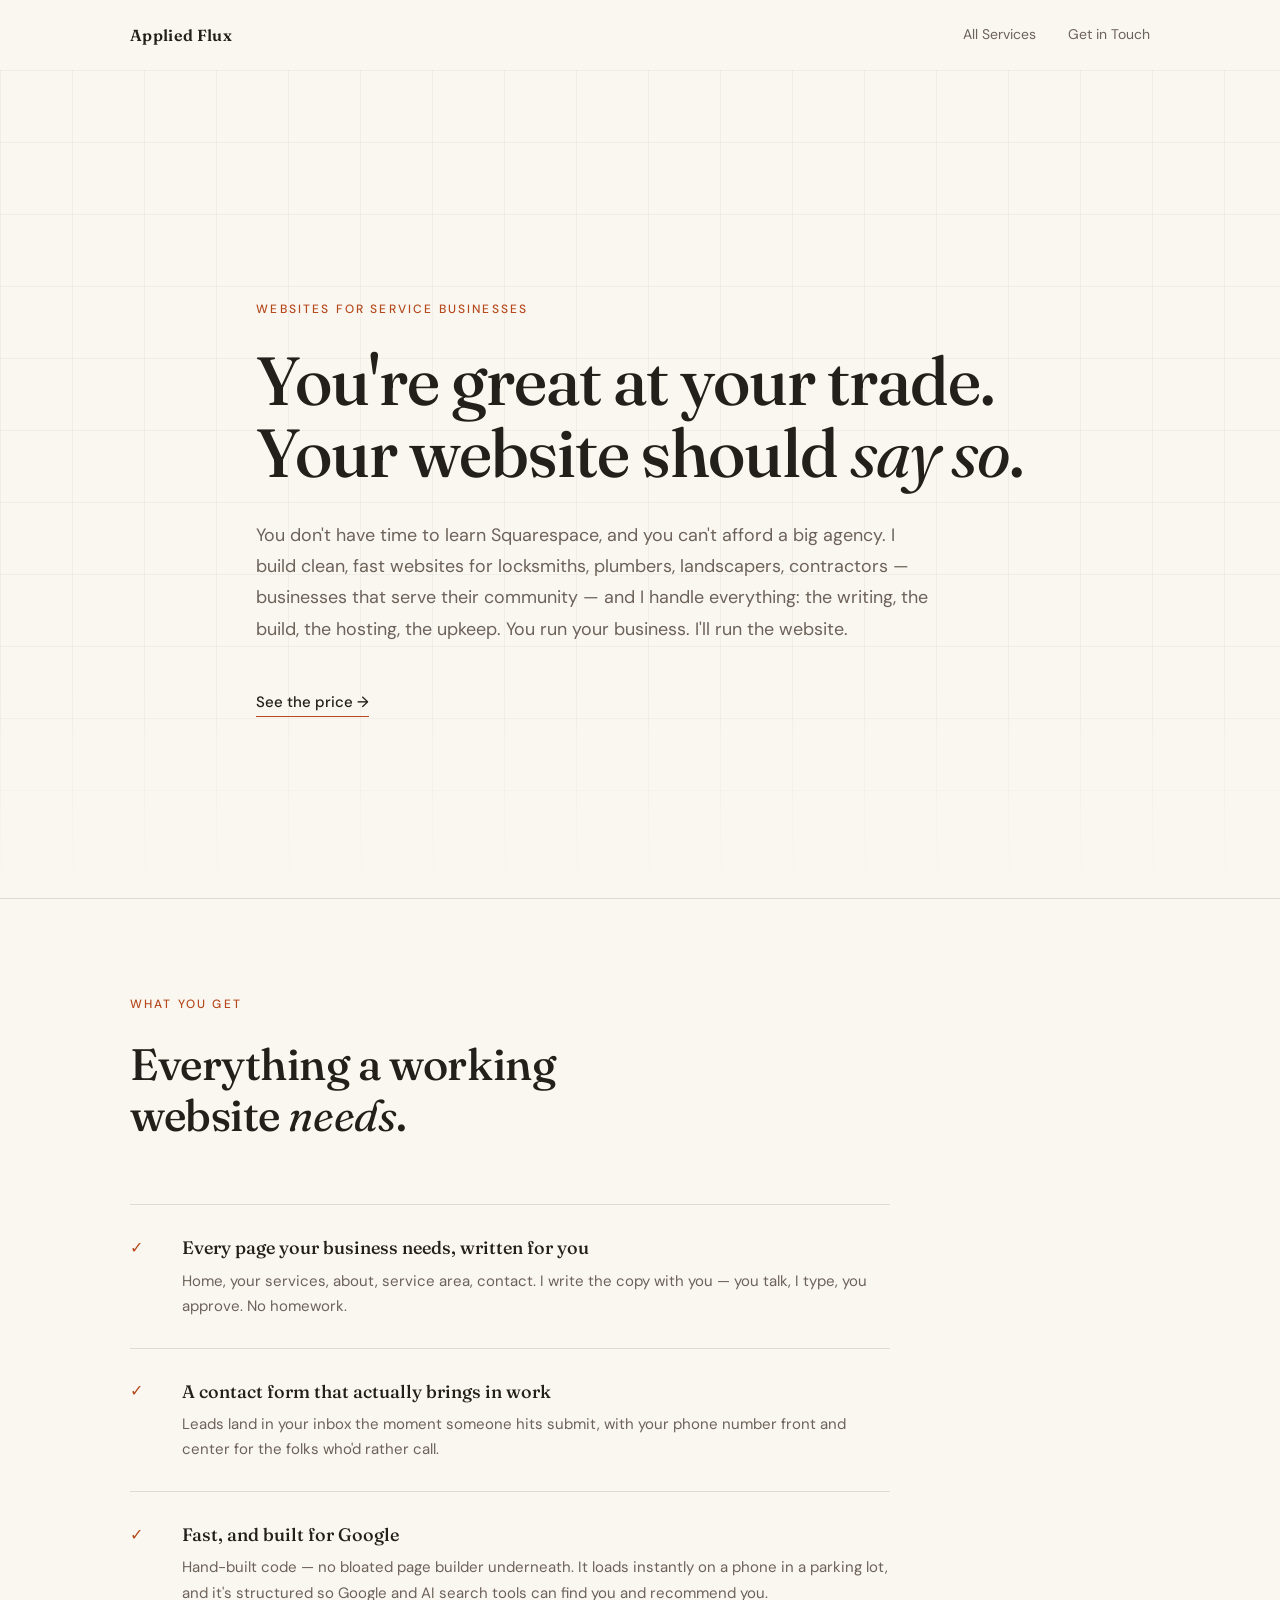
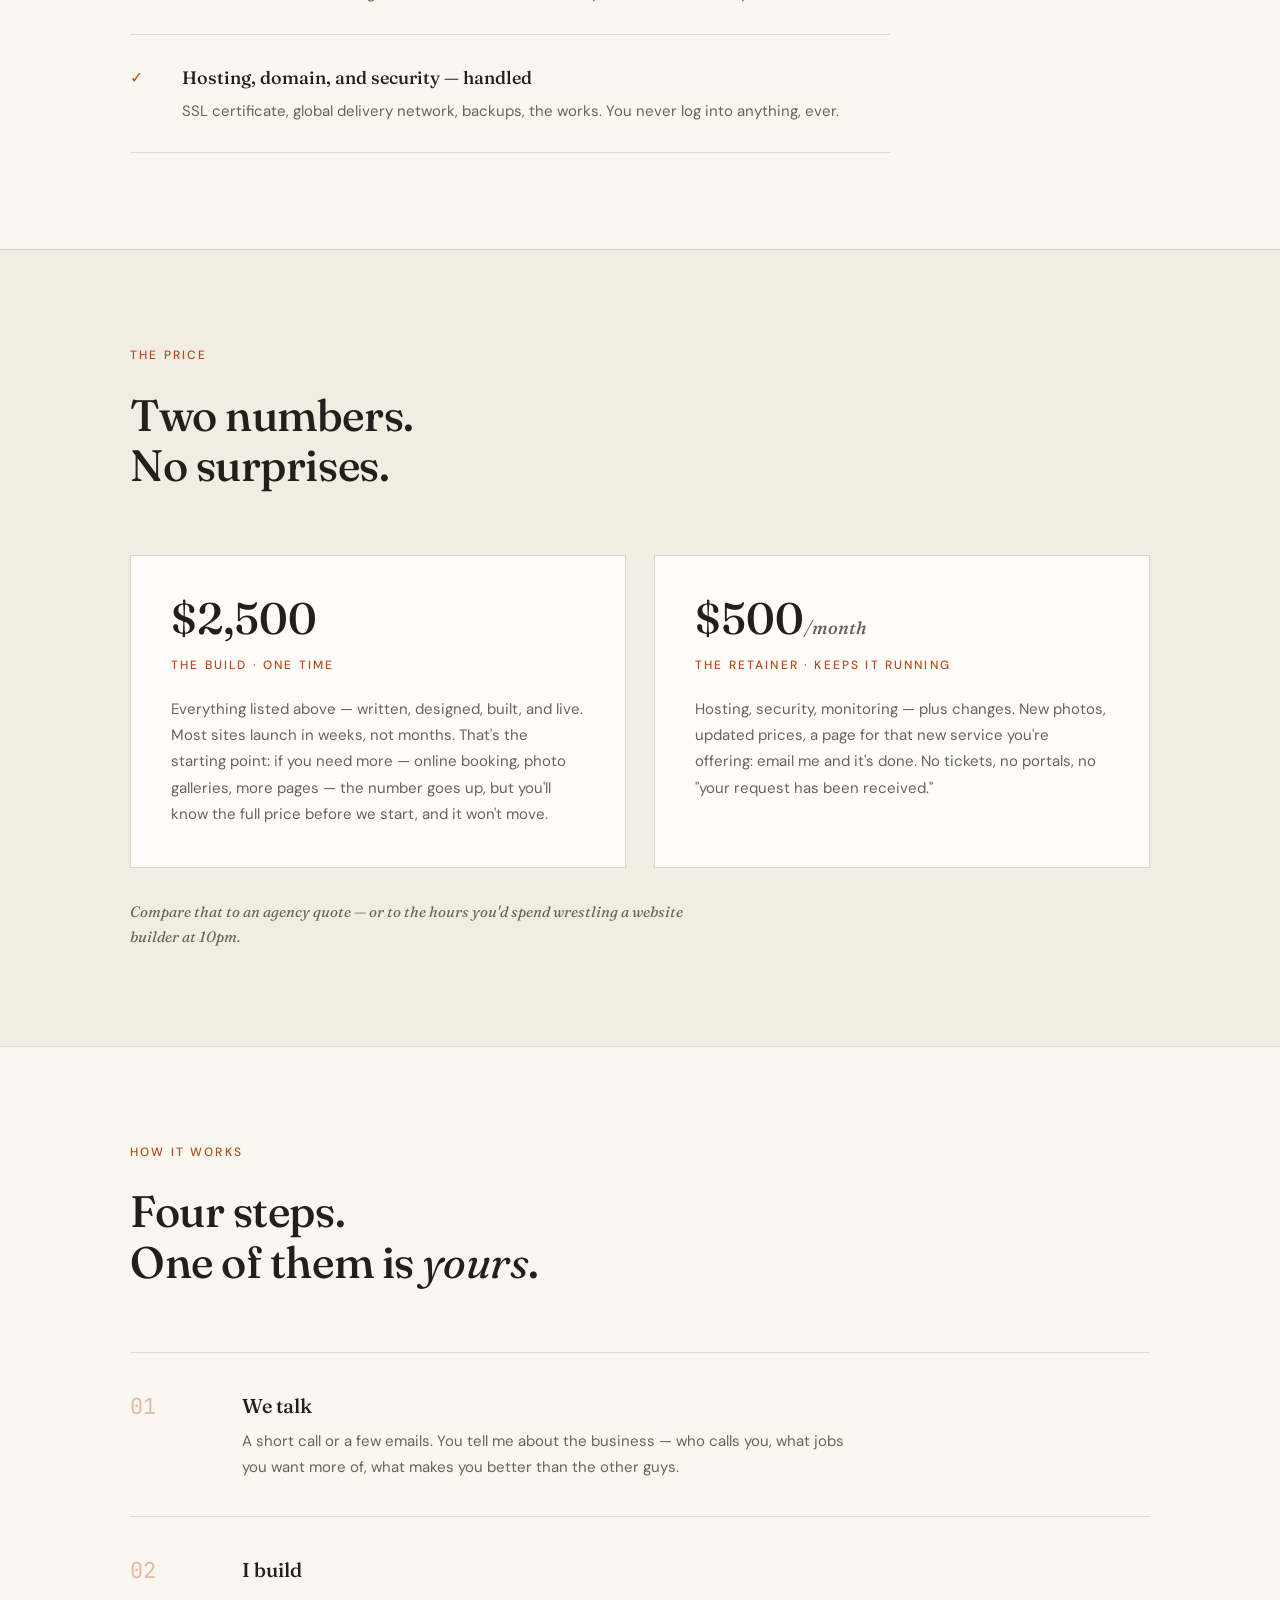
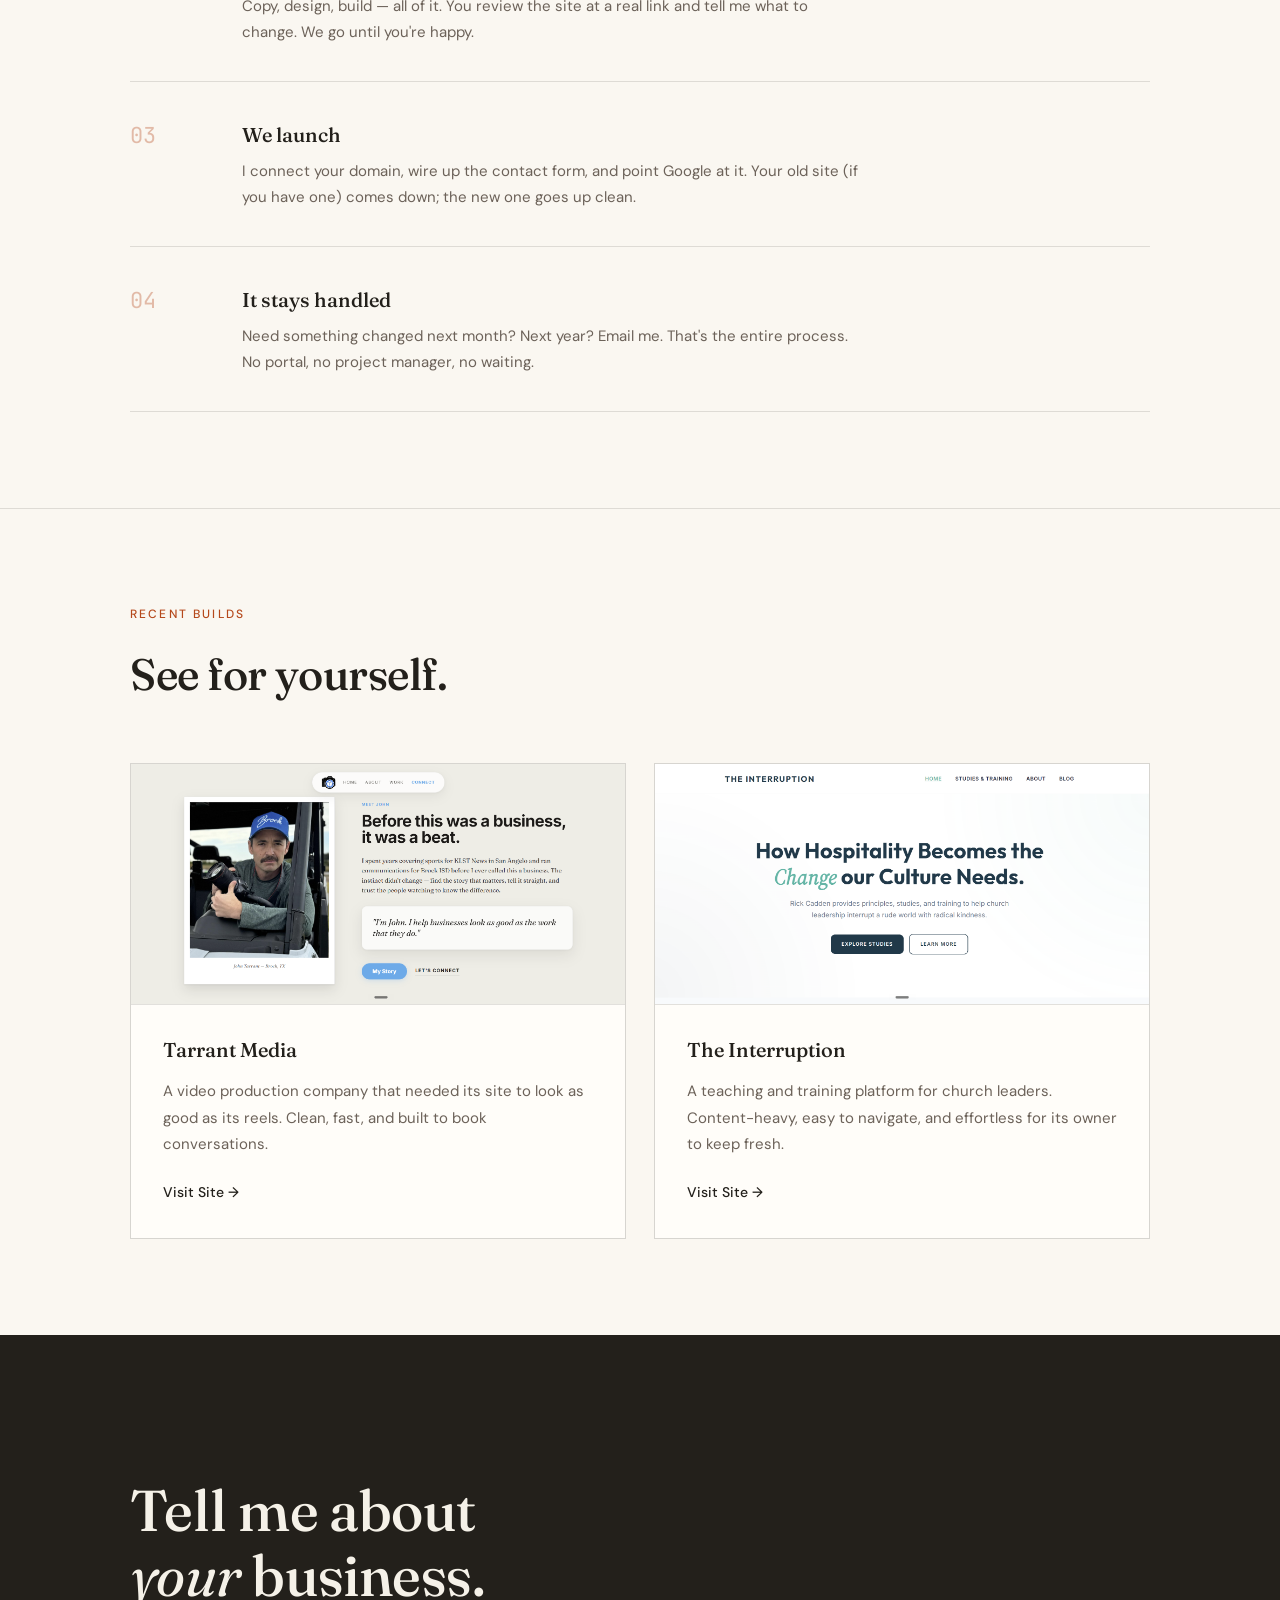
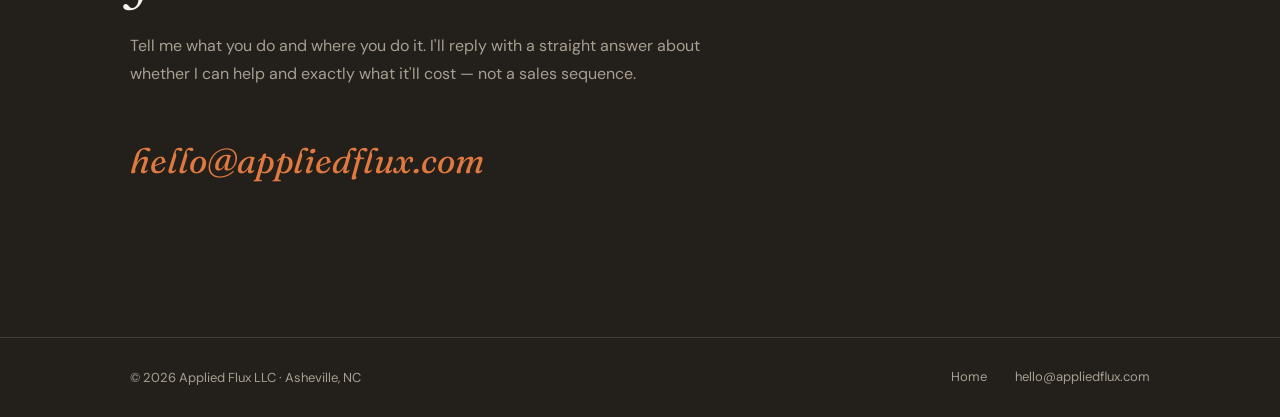
<file: websites.html>
<!DOCTYPE html>
<html lang="en">
<head>
  <!-- Google Tag Manager -->
  <script>(function(w,d,s,l,i){w[l]=w[l]||[];w[l].push({'gtm.start':
  new Date().getTime(),event:'gtm.js'});var f=d.getElementsByTagName(s)[0],
  j=d.createElement(s),dl=l!='dataLayer'?'&l='+l:'';j.async=true;j.src=
  'https://www.googletagmanager.com/gtm.js?id='+i+dl;f.parentNode.insertBefore(j,f);
  })(window,document,'script','dataLayer','GTM-NGXQ7RFG');</script>
  <!-- End Google Tag Manager -->
  <meta charset="UTF-8">
  <meta name="viewport" content="width=device-width, initial-scale=1.0">
  <title>Websites for Service Businesses — Applied Flux</title>
  <meta name="description" content="A real website for your business — every page you need, leads delivered straight to you, hosting and upkeep handled. $2,500 to build, $500/month to never think about it again.">
  <meta property="og:title" content="Websites for Service Businesses — Applied Flux">
  <meta property="og:description" content="You're great at your trade. Your website should say so. $2,500 to build, everything handled.">
  <meta property="og:url" content="https://appliedflux.com/websites">
  <meta property="og:type" content="website">
  <meta property="og:image" content="https://appliedflux.com/images/og.png">
  <meta property="og:image:width" content="1200">
  <meta property="og:image:height" content="630">
  <meta name="twitter:card" content="summary_large_image">
  <meta name="twitter:image" content="https://appliedflux.com/images/og.png">
  <link rel="canonical" href="https://appliedflux.com/websites">
  <link rel="icon" href="favicon.svg" type="image/svg+xml">

  <link rel="preconnect" href="https://fonts.googleapis.com">
  <link rel="preconnect" href="https://fonts.gstatic.com" crossorigin>
  <link href="https://fonts.googleapis.com/css2?family=Fraunces:ital,opsz,wght@0,9..144,400;0,9..144,500;0,9..144,600;1,9..144,400;1,9..144,500&family=DM+Sans:ital,opsz,wght@0,9..40,300;0,9..40,400;0,9..40,500;1,9..40,300&family=JetBrains+Mono:wght@400;500&display=swap" rel="stylesheet">
  <link rel="stylesheet" href="styles.css">

  <script type="application/ld+json">
  {
    "@context": "https://schema.org",
    "@type": "Service",
    "serviceType": "Website design and management for service businesses",
    "provider": {
      "@type": "ProfessionalService",
      "name": "Applied Flux LLC",
      "url": "https://appliedflux.com",
      "email": "hello@appliedflux.com"
    },
    "areaServed": {
      "@type": "Country",
      "name": "United States"
    },
    "offers": [
      {
        "@type": "Offer",
        "name": "Website build — starting price",
        "price": "2500",
        "priceCurrency": "USD"
      },
      {
        "@type": "Offer",
        "name": "Monthly maintenance retainer",
        "priceSpecification": {
          "@type": "UnitPriceSpecification",
          "price": "500",
          "priceCurrency": "USD",
          "unitText": "month",
          "billingDuration": {
            "@type": "QuantitativeValue",
            "value": 1,
            "unitCode": "MON"
          }
        }
      }
    ]
  }
  </script>
</head>
<body>
  <!-- Google Tag Manager (noscript) -->
  <noscript><iframe src="https://www.googletagmanager.com/ns.html?id=GTM-NGXQ7RFG"
  height="0" width="0" style="display:none;visibility:hidden"></iframe></noscript>
  <!-- End Google Tag Manager (noscript) -->

  <!-- NAV -->
  <header class="nav" id="nav">
    <div class="nav-inner">
      <a href="index.html" class="nav-wordmark">Applied Flux</a>
      <nav class="nav-links">
        <a href="index.html#services" class="nav-link">All Services</a>
        <a href="#contact" class="nav-cta">Get in Touch</a>
      </nav>
    </div>
  </header>

  <main>

    <!-- HERO -->
    <section class="hero page-hero" id="top">
      <div class="hero-grid-bg" aria-hidden="true"></div>
      <div class="hero-fade" aria-hidden="true"></div>
      <div class="container">
        <p class="section-label animate">Websites for Service Businesses</p>
        <h1 class="hero-headline animate">
          You're great at your trade.<br>
          Your website should <em>say so</em>.
        </h1>
        <p class="hero-sub animate">
          You don't have time to learn Squarespace, and you can't afford a big agency. I build clean, fast websites for locksmiths, plumbers, landscapers, contractors — businesses that serve their community — and I handle everything: the writing, the build, the hosting, the upkeep. You run your business. I'll run the website.
        </p>
        <a href="#pricing" class="cta-link animate">See the price →</a>
      </div>
    </section>

    <!-- WHAT YOU GET -->
    <section class="checklist-section" id="included">
      <div class="container">
        <p class="section-label animate">What you get</p>
        <h2 class="section-heading animate">Everything a working<br>website <em>needs</em>.</h2>

        <ul class="checklist">
          <li class="animate">
            <span class="check" aria-hidden="true">✓</span>
            <div>
              <h3>Every page your business needs, written for you</h3>
              <p>Home, your services, about, service area, contact. I write the copy with you — you talk, I type, you approve. No homework.</p>
            </div>
          </li>
          <li class="animate">
            <span class="check" aria-hidden="true">✓</span>
            <div>
              <h3>A contact form that actually brings in work</h3>
              <p>Leads land in your inbox the moment someone hits submit, with your phone number front and center for the folks who'd rather call.</p>
            </div>
          </li>
          <li class="animate">
            <span class="check" aria-hidden="true">✓</span>
            <div>
              <h3>Fast, and built for Google</h3>
              <p>Hand-built code — no bloated page builder underneath. It loads instantly on a phone in a parking lot, and it's structured so Google and AI search tools can find you and recommend you.</p>
            </div>
          </li>
          <li class="animate">
            <span class="check" aria-hidden="true">✓</span>
            <div>
              <h3>Hosting, domain, and security — handled</h3>
              <p>SSL certificate, global delivery network, backups, the works. You never log into anything, ever.</p>
            </div>
          </li>
        </ul>
      </div>
    </section>

    <!-- PRICING -->
    <section class="pricing" id="pricing">
      <div class="container">
        <p class="section-label animate">The price</p>
        <h2 class="section-heading animate">Two numbers.<br>No surprises.</h2>

        <div class="price-grid">
          <div class="price-card animate" data-delay="0">
            <div class="price-amount">$2,500</div>
            <div class="price-name">The Build · One Time</div>
            <p class="price-desc">Everything listed above — written, designed, built, and live. Most sites launch in weeks, not months. That's the starting point: if you need more — online booking, photo galleries, more pages — the number goes up, but you'll know the full price before we start, and it won't move.</p>
          </div>
          <div class="price-card animate" data-delay="80">
            <div class="price-amount">$500<span class="price-unit">/month</span></div>
            <div class="price-name">The Retainer · Keeps It Running</div>
            <p class="price-desc">Hosting, security, monitoring — plus changes. New photos, updated prices, a page for that new service you're offering: email me and it's done. No tickets, no portals, no "your request has been received."</p>
          </div>
        </div>
        <p class="price-note animate">Compare that to an agency quote — or to the hours you'd spend wrestling a website builder at 10pm.</p>
      </div>
    </section>

    <!-- PROCESS -->
    <section class="process" id="process">
      <div class="container">
        <p class="section-label animate">How it works</p>
        <h2 class="section-heading animate">Four steps.<br>One of them is <em>yours</em>.</h2>

        <div class="step animate" data-delay="0">
          <div class="step-number">01</div>
          <div>
            <h3>We talk</h3>
            <p>A short call or a few emails. You tell me about the business — who calls you, what jobs you want more of, what makes you better than the other guys.</p>
          </div>
        </div>
        <div class="step animate" data-delay="80">
          <div class="step-number">02</div>
          <div>
            <h3>I build</h3>
            <p>Copy, design, build — all of it. You review the site at a real link and tell me what to change. We go until you're happy.</p>
          </div>
        </div>
        <div class="step animate" data-delay="160">
          <div class="step-number">03</div>
          <div>
            <h3>We launch</h3>
            <p>I connect your domain, wire up the contact form, and point Google at it. Your old site (if you have one) comes down; the new one goes up clean.</p>
          </div>
        </div>
        <div class="step animate" data-delay="240">
          <div class="step-number">04</div>
          <div>
            <h3>It stays handled</h3>
            <p>Need something changed next month? Next year? Email me. That's the entire process. No portal, no project manager, no waiting.</p>
          </div>
        </div>
      </div>
    </section>

    <!-- EXAMPLES -->
    <section class="examples" id="examples">
      <div class="container">
        <p class="section-label animate">Recent builds</p>
        <h2 class="section-heading animate">See for yourself.</h2>

        <div class="ventures-grid">
          <article class="venture-card animate" data-delay="0">
            <a href="https://tarrantmedia.com" target="_blank" rel="noopener noreferrer" class="venture-image-link">
              <img src="images/tarrant.png" alt="Tarrant Media — Story-first video for businesses" class="venture-image" loading="lazy" width="600" height="340">
            </a>
            <div class="venture-body">
              <h3 class="venture-name">Tarrant Media</h3>
              <p class="venture-desc">A video production company that needed its site to look as good as its reels. Clean, fast, and built to book conversations.</p>
              <a href="https://tarrantmedia.com" target="_blank" rel="noopener noreferrer" class="venture-link">Visit Site →</a>
            </div>
          </article>

          <article class="venture-card animate" data-delay="80">
            <a href="https://rickcadden.com" target="_blank" rel="noopener noreferrer" class="venture-image-link">
              <img src="images/interruption.png" alt="The Interruption — Hospitality principles for church leaders" class="venture-image" loading="lazy" width="600" height="340">
            </a>
            <div class="venture-body">
              <h3 class="venture-name">The Interruption</h3>
              <p class="venture-desc">A teaching and training platform for church leaders. Content-heavy, easy to navigate, and effortless for its owner to keep fresh.</p>
              <a href="https://rickcadden.com" target="_blank" rel="noopener noreferrer" class="venture-link">Visit Site →</a>
            </div>
          </article>
        </div>
      </div>
    </section>

    <!-- CTA -->
    <section class="cta-section" id="contact">
      <div class="container">
        <h2 class="cta-heading animate">Tell me about<br><em>your</em> business.</h2>
        <p class="cta-sub animate">Tell me what you do and where you do it. I'll reply with a straight answer about whether I can help and exactly what it'll cost — not a sales sequence.</p>

        <!-- Contact form — SHELVED 2026-06-11: backend needs a Resend plan decision.
             To re-enable: remove the hidden attribute below, restore the
             "or email me directly:" prefix on the direct-email line, and set
             RESEND_API_KEY (+ SEND_FROM_ADDRESS if sending from another domain)
             in the Pages dashboard. Backend at functions/api/contact.js is ready. -->
        <form class="contact-form animate" id="contactForm" novalidate hidden>
          <!-- Honeypot: hidden from real users, filled by bots -->
          <div class="contact-form__honeypot" aria-hidden="true">
            <label for="website">Leave this blank</label>
            <input type="text" id="website" name="website" tabindex="-1" autocomplete="off">
          </div>

          <div class="contact-form__row">
            <div class="contact-form__field">
              <label class="contact-form__label" for="cf-name">Your name</label>
              <input class="contact-form__input" type="text" id="cf-name" name="name" autocomplete="name" required>
            </div>
            <div class="contact-form__field">
              <label class="contact-form__label" for="cf-contact">Email or phone</label>
              <input class="contact-form__input" type="text" id="cf-contact" name="email" autocomplete="email">
            </div>
          </div>

          <div class="contact-form__field">
            <label class="contact-form__label" for="cf-message">Tell me about your business</label>
            <textarea class="contact-form__input contact-form__textarea" id="cf-message" name="message" rows="5" required></textarea>
          </div>

          <div class="contact-form__footer">
            <button class="contact-form__submit" type="submit" id="cfSubmit">Send it →</button>
            <p class="contact-form__status" id="cfStatus" aria-live="polite"></p>
          </div>
        </form>

        <a href="mailto:hello@appliedflux.com" class="cta-email animate">hello@appliedflux.com</a>
      </div>
    </section>

  </main>

  <!-- FOOTER -->
  <footer class="footer">
    <div class="container footer-inner">
      <span class="footer-copy">© 2026 Applied Flux LLC · Asheville, NC</span>
      <nav class="footer-nav">
        <a href="index.html" class="footer-link">Home</a>
        <a href="mailto:hello@appliedflux.com" class="footer-email">hello@appliedflux.com</a>
      </nav>
    </div>
  </footer>

  <script>
    // Contact form submit handler
    (function () {
      const form    = document.getElementById('contactForm');
      const btn     = document.getElementById('cfSubmit');
      const status  = document.getElementById('cfStatus');
      const emailIn = document.getElementById('cf-contact');

      if (!form) return;

      form.addEventListener('submit', async function (e) {
        e.preventDefault();

        // Re-use the email field value for both email and phone checks
        const contactVal = emailIn.value.trim();

        // Client-side guard: at least one contact method
        if (!contactVal) {
          setStatus('error', 'Please enter an email address or phone number.');
          emailIn.focus();
          return;
        }

        btn.disabled = true;
        btn.textContent = 'Sending…';
        setStatus('', '');

        const body = {
          name:    document.getElementById('cf-name').value.trim(),
          email:   contactVal,
          message: document.getElementById('cf-message').value.trim(),
          website: document.getElementById('website').value, // honeypot
        };

        try {
          const res  = await fetch('/api/contact', {
            method:  'POST',
            headers: { 'Content-Type': 'application/json' },
            body:    JSON.stringify(body),
          });
          const data = await res.json();

          if (data.ok) {
            form.reset();
            setStatus('success', 'Got it — I\'ll reply within a business day.');
            btn.textContent = 'Sent';
          } else {
            const msg = data.error || 'Something went wrong.';
            setStatus('error', msg + ' Or email me directly at hello@appliedflux.com.');
            btn.disabled    = false;
            btn.textContent = 'Send it →';
          }
        } catch {
          setStatus('error', 'Could not reach the server. Email me directly at hello@appliedflux.com.');
          btn.disabled    = false;
          btn.textContent = 'Send it →';
        }
      });

      function setStatus(type, msg) {
        status.textContent = msg;
        status.className   = 'contact-form__status' + (type ? ' contact-form__status--' + type : '');
      }
    })();
  </script>

  <script>
    // Sticky nav: add background after scroll threshold
    const nav = document.getElementById('nav');
    window.addEventListener('scroll', () => {
      nav.classList.toggle('nav--scrolled', window.scrollY > 40);
    }, { passive: true });

    // Scroll-triggered fade-in with optional stagger delay via data-delay
    const observer = new IntersectionObserver((entries) => {
      entries.forEach(entry => {
        if (entry.isIntersecting) {
          const delay = entry.target.dataset.delay || 0;
          entry.target.style.transitionDelay = `${delay}ms`;
          entry.target.classList.add('visible');
          observer.unobserve(entry.target);
        }
      });
    }, { threshold: 0.1 });

    document.querySelectorAll('.animate').forEach(el => observer.observe(el));
  </script>

</body>
</html>
</file>
<file: styles.css>
/* ============================================================
   DESIGN TOKENS — warm editorial: paper, ink, copper
   ============================================================ */
:root {
  --bg:          #faf7f1;
  --bg-alt:      #f2ede3;
  --text:        #23201b;
  --text-muted:  #6c6259;
  --accent:      #b5491c;
  --accent-deep: #9a3d16;
  --border:      rgba(35, 32, 27, 0.13);
  --border-card: rgba(35, 32, 27, 0.18);

  /* dark band (CTA + footer) */
  --dark-bg:     #23201b;
  --dark-text:   #f5f1e8;
  --dark-muted:  #a89e92;
  --dark-accent: #e0793f;
  --dark-border: rgba(245, 241, 232, 0.14);

  --font-display: 'Fraunces', Georgia, serif;
  --font-body:    'DM Sans', system-ui, sans-serif;
  --font-mono:    'JetBrains Mono', 'Courier New', monospace;

  --max-width: 1100px;
}

/* ============================================================
   RESET & BASE
   ============================================================ */
*, *::before, *::after {
  box-sizing: border-box;
  margin: 0;
  padding: 0;
}

html {
  scroll-behavior: smooth;
}

body {
  background-color: var(--bg);
  color: var(--text);
  font-family: var(--font-body);
  font-size: 1rem;
  line-height: 1.65;
  -webkit-font-smoothing: antialiased;
  -moz-osx-font-smoothing: grayscale;
  overflow-x: hidden;
}

img {
  max-width: 100%;
  display: block;
}

a {
  color: inherit;
  text-decoration: none;
}

a:focus-visible {
  outline: 2px solid var(--accent);
  outline-offset: 3px;
  border-radius: 1px;
}

::selection {
  background-color: var(--accent);
  color: var(--bg);
}

/* ============================================================
   LAYOUT
   ============================================================ */
.container {
  max-width: var(--max-width);
  margin: 0 auto;
  padding: 0 2.5rem;
}

/* ============================================================
   TYPOGRAPHY HELPERS
   ============================================================ */
.section-label {
  font-family: var(--font-body);
  font-size: 0.75rem;
  font-weight: 500;
  letter-spacing: 0.18em;
  color: var(--accent);
  text-transform: uppercase;
  margin-bottom: 1.5rem;
}

.section-heading {
  font-family: var(--font-display);
  font-size: clamp(2rem, 3.5vw, 2.75rem);
  font-weight: 500;
  line-height: 1.15;
  margin-bottom: 4rem;
  letter-spacing: -0.01em;
}

.section-heading em,
.hero-headline em,
.cta-heading em {
  font-style: italic;
  font-weight: 400;
}

/* ============================================================
   SCROLL ANIMATIONS
   ============================================================ */
.animate {
  opacity: 0;
  transform: translateY(24px);
  transition: opacity 0.65s ease, transform 0.65s ease;
}

.animate.visible {
  opacity: 1;
  transform: translateY(0);
}

@media (prefers-reduced-motion: reduce) {
  .animate {
    opacity: 1;
    transform: none;
    transition: none;
  }
}

/* ============================================================
   NAV
   ============================================================ */
.nav {
  position: sticky;
  top: 0;
  z-index: 100;
  transition: background-color 0.3s ease, box-shadow 0.3s ease;
}

.nav--scrolled {
  background-color: rgba(250, 247, 241, 0.88);
  backdrop-filter: blur(14px);
  -webkit-backdrop-filter: blur(14px);
  box-shadow: 0 1px 0 var(--border);
}

.nav-inner {
  max-width: var(--max-width);
  margin: 0 auto;
  padding: 1.375rem 2.5rem;
  display: flex;
  align-items: center;
  justify-content: space-between;
}

.nav-wordmark {
  font-family: var(--font-display);
  font-size: 1rem;
  font-weight: 600;
  letter-spacing: 0.02em;
  color: var(--text);
  cursor: pointer;
}

.nav-links {
  display: flex;
  align-items: center;
  gap: 2rem;
}

.nav-link,
.nav-cta {
  font-family: var(--font-body);
  font-size: 0.875rem;
  color: var(--text-muted);
  cursor: pointer;
  position: relative;
  padding-bottom: 2px;
  transition: color 0.2s ease;
}

.nav-link::after,
.nav-cta::after {
  content: '';
  position: absolute;
  left: 0;
  bottom: 0;
  width: 0;
  height: 1px;
  background-color: var(--accent);
  transition: width 0.25s ease;
}

.nav-link:hover,
.nav-cta:hover {
  color: var(--text);
}

.nav-link:hover::after,
.nav-cta:hover::after {
  width: 100%;
}

/* ============================================================
   HERO
   ============================================================ */
.hero {
  position: relative;
  min-height: 92vh;
  display: flex;
  align-items: center;
  padding: 7rem 0 6rem;
}

/* Subtle drafting-paper grid */
.hero-grid-bg {
  position: absolute;
  inset: 0;
  background-image:
    linear-gradient(rgba(35, 32, 27, 0.045) 1px, transparent 1px),
    linear-gradient(90deg, rgba(35, 32, 27, 0.045) 1px, transparent 1px);
  background-size: 72px 72px;
  pointer-events: none;
}

.hero-fade {
  position: absolute;
  bottom: 0;
  left: 0;
  right: 0;
  height: 220px;
  background: linear-gradient(to bottom, transparent, var(--bg));
  pointer-events: none;
}

.hero .container {
  position: relative;
}

.hero-headline {
  font-family: var(--font-display);
  font-size: clamp(2.75rem, 6.5vw, 5rem);
  font-weight: 500;
  line-height: 1.06;
  letter-spacing: -0.015em;
  color: var(--text);
  margin-bottom: 2rem;
  max-width: 15em;
}

.hero-sub {
  font-family: var(--font-body);
  font-size: clamp(1rem, 1.4vw, 1.125rem);
  color: var(--text-muted);
  line-height: 1.75;
  max-width: 56ch;
  margin-bottom: 2.75rem;
}

.cta-link {
  font-family: var(--font-body);
  font-size: 0.9375rem;
  font-weight: 500;
  color: var(--text);
  cursor: pointer;
  position: relative;
  padding-bottom: 2px;
  display: inline-block;
}

.cta-link::after {
  content: '';
  position: absolute;
  left: 0;
  bottom: 0;
  width: 100%;
  height: 1px;
  background-color: var(--accent);
  transition: opacity 0.2s ease;
}

.cta-link:hover::after {
  opacity: 0.55;
}

/* ============================================================
   SERVICES
   ============================================================ */
.services {
  padding: 8rem 0 5rem;
  border-top: 1px solid var(--border);
}

.service-item {
  display: grid;
  grid-template-columns: 72px 1fr 220px;
  gap: 2.5rem;
  padding: 3rem 0;
  border-top: 1px solid var(--border);
  align-items: start;
}

.service-item:last-child {
  border-bottom: 1px solid var(--border);
}

.service-number {
  font-family: var(--font-mono);
  font-size: 1.375rem;
  font-weight: 400;
  color: rgba(181, 73, 28, 0.35);
  line-height: 1.4;
  padding-top: 0.15rem;
}

.service-name {
  font-family: var(--font-display);
  font-size: 1.375rem;
  font-weight: 500;
  color: var(--text);
  margin-bottom: 0.4rem;
  line-height: 1.25;
}

.service-tagline {
  font-family: var(--font-display);
  font-size: 0.9375rem;
  font-weight: 400;
  font-style: italic;
  color: var(--accent-deep);
  margin-bottom: 1rem;
  line-height: 1.5;
}

.service-desc {
  font-family: var(--font-body);
  font-size: 0.9375rem;
  color: var(--text-muted);
  line-height: 1.75;
}

.service-link {
  display: inline-block;
  margin-top: 1rem;
  font-size: 0.875rem;
  font-weight: 500;
  color: var(--text);
  position: relative;
  padding-bottom: 2px;
}

.service-link::after {
  content: '';
  position: absolute;
  left: 0;
  bottom: 0;
  width: 100%;
  height: 1px;
  background-color: var(--accent);
}

.service-link:hover::after {
  opacity: 0.55;
}

.service-tag {
  font-family: var(--font-mono);
  font-size: 0.5625rem;
  letter-spacing: 0.1em;
  color: rgba(35, 32, 27, 0.38);
  text-transform: uppercase;
  text-align: right;
  padding-top: 0.25rem;
  line-height: 1.8;
}

/* ============================================================
   WORK / VENTURES
   ============================================================ */
.work {
  padding: 5rem 0 8rem;
  border-top: 1px solid var(--border);
}

.venture-group-label {
  font-family: var(--font-display);
  font-size: 1.125rem;
  font-style: italic;
  font-weight: 400;
  color: var(--text-muted);
  margin: 3.5rem 0 1.5rem;
}

.venture-group-label:first-of-type {
  margin-top: 0;
}

.ventures-grid {
  display: grid;
  grid-template-columns: 1fr 1fr;
  gap: 1.75rem;
}

.venture-card {
  border: 1px solid var(--border-card);
  background-color: #fffdf9;
  overflow: hidden;
}

.venture-image-link {
  display: block;
  overflow: hidden;
  cursor: pointer;
  border-bottom: 1px solid var(--border);
}

.venture-image {
  width: 100%;
  height: 240px;
  object-fit: cover;
  display: block;
  transition: transform 0.45s ease;
}

.venture-image-link:hover .venture-image {
  transform: scale(1.04);
}

.venture-body {
  padding: 1.75rem 2rem 2rem;
}

.venture-name {
  font-family: var(--font-display);
  font-size: 1.25rem;
  font-weight: 500;
  color: var(--text);
  margin-bottom: 0.75rem;
}

.venture-desc {
  font-family: var(--font-body);
  font-size: 0.9375rem;
  color: var(--text-muted);
  line-height: 1.75;
  margin-bottom: 1.375rem;
}

.venture-link {
  font-family: var(--font-body);
  font-size: 0.875rem;
  font-weight: 500;
  color: var(--text);
  cursor: pointer;
  position: relative;
  padding-bottom: 2px;
  display: inline-block;
  transition: color 0.2s ease;
}

.venture-link::after {
  content: '';
  position: absolute;
  left: 0;
  bottom: 0;
  width: 0;
  height: 1px;
  background-color: var(--accent);
  transition: width 0.25s ease;
}

.venture-link:hover::after {
  width: 100%;
}

/* ============================================================
   ABOUT
   ============================================================ */
.about {
  padding: 8rem 0;
  border-top: 1px solid var(--border);
  background-color: var(--bg-alt);
}

.about-grid {
  display: grid;
  grid-template-columns: 320px 1fr;
  gap: 4rem;
  align-items: start;
}

.about-photo {
  width: 100%;
  aspect-ratio: 1;
  object-fit: cover;
  border: 1px solid var(--border-card);
}

.about-body .section-heading {
  margin-bottom: 1.75rem;
}

.about-text {
  font-size: 1rem;
  color: var(--text-muted);
  line-height: 1.8;
  max-width: 58ch;
  margin-bottom: 1.25rem;
}

.about-text strong {
  color: var(--text);
  font-weight: 500;
}

.about-links {
  margin-top: 2rem;
  display: flex;
  gap: 2rem;
}

.about-links a {
  font-size: 0.875rem;
  font-weight: 500;
  color: var(--text);
  position: relative;
  padding-bottom: 2px;
}

.about-links a::after {
  content: '';
  position: absolute;
  left: 0;
  bottom: 0;
  width: 100%;
  height: 1px;
  background-color: var(--accent);
}

.about-links a:hover::after {
  opacity: 0.55;
}

/* ============================================================
   CTA SECTION — dark ink band
   ============================================================ */
.cta-section {
  background-color: var(--dark-bg);
  color: var(--dark-text);
  padding: 9rem 0;
}

.cta-section .section-label {
  color: var(--dark-accent);
}

.cta-heading {
  font-family: var(--font-display);
  font-size: clamp(2.25rem, 4.5vw, 3.75rem);
  font-weight: 500;
  line-height: 1.12;
  margin-bottom: 1.5rem;
  letter-spacing: -0.01em;
}

.cta-sub {
  font-family: var(--font-body);
  font-size: 1rem;
  color: var(--dark-muted);
  line-height: 1.75;
  max-width: 52ch;
  margin-bottom: 2.75rem;
}

.cta-email {
  font-family: var(--font-display);
  font-size: clamp(1.375rem, 2.75vw, 2.25rem);
  font-style: italic;
  color: var(--dark-accent);
  cursor: pointer;
  position: relative;
  padding-bottom: 3px;
  display: inline-block;
  transition: opacity 0.2s ease;
}

.cta-email::after {
  content: '';
  position: absolute;
  left: 0;
  bottom: 0;
  width: 0;
  height: 1px;
  background-color: var(--dark-accent);
  transition: width 0.3s ease;
}

.cta-email:hover::after {
  width: 100%;
}

.cta-email:hover {
  opacity: 0.85;
}

/* ============================================================
   FOOTER
   ============================================================ */
.footer {
  padding: 1.75rem 0;
  background-color: var(--dark-bg);
  border-top: 1px solid var(--dark-border);
}

.footer-inner {
  display: flex;
  align-items: center;
  justify-content: space-between;
}

.footer-copy,
.footer-email,
.footer-link {
  font-family: var(--font-body);
  font-size: 0.8125rem;
  color: var(--dark-muted);
}

.footer-nav {
  display: flex;
  gap: 1.75rem;
}

.footer-email,
.footer-link {
  cursor: pointer;
  position: relative;
  padding-bottom: 1px;
  transition: color 0.2s ease;
}

.footer-email::after,
.footer-link::after {
  content: '';
  position: absolute;
  left: 0;
  bottom: 0;
  width: 0;
  height: 1px;
  background-color: var(--dark-accent);
  transition: width 0.25s ease;
}

.footer-email:hover,
.footer-link:hover {
  color: var(--dark-text);
}

.footer-email:hover::after,
.footer-link:hover::after {
  width: 100%;
}

/* ============================================================
   WEBSITES PAGE
   ============================================================ */
.page-hero {
  position: relative;
  padding: 9rem 0 6rem;
}

.page-hero .hero-headline {
  font-size: clamp(2.5rem, 5.5vw, 4.25rem);
}

.checklist-section {
  padding: 6rem 0;
  border-top: 1px solid var(--border);
}

.checklist {
  list-style: none;
  max-width: 760px;
}

.checklist li {
  display: grid;
  grid-template-columns: 2rem 1fr;
  gap: 1.25rem;
  padding: 1.75rem 0;
  border-top: 1px solid var(--border);
}

.checklist li:last-child {
  border-bottom: 1px solid var(--border);
}

.checklist .check {
  color: var(--accent);
  font-family: var(--font-mono);
  font-size: 1rem;
  padding-top: 0.1rem;
}

.checklist h3 {
  font-family: var(--font-display);
  font-size: 1.125rem;
  font-weight: 500;
  margin-bottom: 0.35rem;
}

.checklist p {
  font-size: 0.9375rem;
  color: var(--text-muted);
  line-height: 1.7;
}

/* Pricing */
.pricing {
  padding: 6rem 0;
  border-top: 1px solid var(--border);
  background-color: var(--bg-alt);
}

.price-grid {
  display: grid;
  grid-template-columns: 1fr 1fr;
  gap: 1.75rem;
  margin-bottom: 2rem;
}

.price-card {
  background-color: #fffdf9;
  border: 1px solid var(--border-card);
  padding: 2.5rem;
}

.price-amount {
  font-family: var(--font-display);
  font-size: 2.75rem;
  font-weight: 500;
  line-height: 1;
  color: var(--text);
}

.price-amount .price-unit {
  font-size: 1.125rem;
  font-style: italic;
  color: var(--text-muted);
}

.price-name {
  font-family: var(--font-body);
  font-size: 0.75rem;
  font-weight: 500;
  letter-spacing: 0.18em;
  text-transform: uppercase;
  color: var(--accent);
  margin: 1rem 0 1.25rem;
}

.price-desc {
  font-size: 0.9375rem;
  color: var(--text-muted);
  line-height: 1.75;
}

.price-note {
  font-size: 0.9375rem;
  font-style: italic;
  font-family: var(--font-display);
  color: var(--text-muted);
  max-width: 60ch;
}

/* Process steps */
.process {
  padding: 6rem 0;
  border-top: 1px solid var(--border);
}

.step {
  display: grid;
  grid-template-columns: 72px 1fr;
  gap: 2.5rem;
  padding: 2.25rem 0;
  border-top: 1px solid var(--border);
}

.step:last-child {
  border-bottom: 1px solid var(--border);
}

.step-number {
  font-family: var(--font-mono);
  font-size: 1.375rem;
  color: rgba(181, 73, 28, 0.35);
}

.step h3 {
  font-family: var(--font-display);
  font-size: 1.25rem;
  font-weight: 500;
  margin-bottom: 0.4rem;
}

.step p {
  font-size: 0.9375rem;
  color: var(--text-muted);
  line-height: 1.75;
  max-width: 62ch;
}

/* Examples */
.examples {
  padding: 6rem 0;
  border-top: 1px solid var(--border);
}

/* ============================================================
   CONTACT FORM — dark band variant
   ============================================================ */

/* Honeypot field: visually hidden but not display:none (screen-readers ok) */
.contact-form__honeypot {
  position: absolute;
  left: -9999px;
  width: 1px;
  height: 1px;
  overflow: hidden;
  opacity: 0;
  pointer-events: none;
  tab-index: -1;
}

.contact-form {
  max-width: 620px;
  margin-bottom: 3rem;
  position: relative;
}

.contact-form__row {
  display: grid;
  grid-template-columns: 1fr 1fr;
  gap: 1.25rem;
  margin-bottom: 1.25rem;
}

.contact-form__field {
  display: flex;
  flex-direction: column;
  gap: 0.5rem;
  margin-bottom: 1.25rem;
}

.contact-form__row .contact-form__field {
  margin-bottom: 0;
}

.contact-form__label {
  font-family: var(--font-body);
  font-size: 0.75rem;
  font-weight: 500;
  letter-spacing: 0.12em;
  text-transform: uppercase;
  color: var(--dark-muted);
}

.contact-form__input {
  background: transparent;
  border: 1px solid var(--dark-border);
  color: var(--dark-text);
  font-family: var(--font-body);
  font-size: 0.9375rem;
  line-height: 1.5;
  padding: 0.75rem 1rem;
  width: 100%;
  transition: border-color 0.2s ease, box-shadow 0.2s ease;
  appearance: none;
  border-radius: 0;
  /* Prevent browser autofill from overriding dark bg */
  color-scheme: dark;
}

.contact-form__input::placeholder {
  color: rgba(168, 158, 146, 0.45);
}

.contact-form__input:focus {
  outline: none;
  border-color: var(--dark-accent);
  box-shadow: 0 0 0 2px rgba(224, 121, 63, 0.18);
}

.contact-form__textarea {
  resize: vertical;
  min-height: 140px;
}

.contact-form__footer {
  display: flex;
  align-items: center;
  gap: 1.5rem;
  flex-wrap: wrap;
  margin-top: 0.25rem;
}

.contact-form__submit {
  font-family: var(--font-body);
  font-size: 0.9375rem;
  font-weight: 500;
  color: var(--dark-bg);
  background-color: var(--dark-accent);
  border: none;
  padding: 0.75rem 1.75rem;
  cursor: pointer;
  transition: opacity 0.2s ease;
  letter-spacing: 0.01em;
  border-radius: 0;
  flex-shrink: 0;
}

.contact-form__submit:hover {
  opacity: 0.88;
}

.contact-form__submit:disabled {
  opacity: 0.55;
  cursor: not-allowed;
}

.contact-form__status {
  font-family: var(--font-body);
  font-size: 0.875rem;
  line-height: 1.5;
  color: var(--dark-muted);
}

.contact-form__status--success {
  color: #8fcf9a;
}

.contact-form__status--error {
  color: #e07777;
}

.contact-form__direct {
  font-family: var(--font-body);
  font-size: 0.875rem;
  color: var(--dark-muted);
  margin-top: 0;
}

/* Inline mailto link within the "or email me" line */
.cta-email--inline {
  font-family: var(--font-display);
  font-size: inherit;
  font-style: italic;
  color: var(--dark-accent);
  position: relative;
  padding-bottom: 2px;
  display: inline;
}

.cta-email--inline::after {
  content: '';
  position: absolute;
  left: 0;
  bottom: 0;
  width: 0;
  height: 1px;
  background-color: var(--dark-accent);
  transition: width 0.25s ease;
}

.cta-email--inline:hover::after {
  width: 100%;
}

/* ============================================================
   RESPONSIVE — TABLET (max 900px)
   ============================================================ */
@media (max-width: 900px) {
  .service-item {
    grid-template-columns: 56px 1fr;
    grid-template-rows: auto auto;
    gap: 1.5rem 2rem;
  }

  .service-tag {
    grid-column: 2;
    text-align: left;
    margin-top: 0.75rem;
  }

  .about-grid {
    grid-template-columns: 1fr;
    gap: 2.5rem;
  }

  .about-photo {
    max-width: 320px;
  }
}

/* ============================================================
   RESPONSIVE — MOBILE (max 640px)
   ============================================================ */
@media (max-width: 640px) {
  .container {
    padding: 0 1.25rem;
  }

  .nav-inner {
    padding: 1.25rem;
  }

  .nav-links {
    gap: 1.25rem;
  }

  .hero {
    padding: 6rem 0 5rem;
    min-height: 88vh;
  }

  .page-hero {
    padding: 7rem 0 4.5rem;
  }

  .services,
  .work,
  .about {
    padding: 5rem 0;
  }

  .checklist-section,
  .pricing,
  .process,
  .examples {
    padding: 4rem 0;
  }

  .cta-section {
    padding: 5.5rem 0;
  }

  .section-heading {
    margin-bottom: 2.5rem;
  }

  .service-item {
    grid-template-columns: 1fr;
    gap: 0.75rem;
    padding: 2rem 0;
  }

  .service-number {
    font-size: 1rem;
  }

  .service-tag {
    grid-column: 1;
    text-align: left;
    margin-top: 0.25rem;
  }

  .ventures-grid,
  .price-grid {
    grid-template-columns: 1fr;
    gap: 1.25rem;
  }

  .venture-image {
    height: 200px;
  }

  .step {
    grid-template-columns: 1fr;
    gap: 0.5rem;
  }

  .footer-inner {
    flex-direction: column;
    gap: 0.75rem;
    text-align: center;
  }

  .contact-form__row {
    grid-template-columns: 1fr;
  }

  .contact-form__footer {
    flex-direction: column;
    align-items: flex-start;
    gap: 1rem;
  }
}

/* ============================================================
   DRYWATER PAGE — game landing + privacy policy
   ============================================================ */
.game-hero {
  display: grid;
  grid-template-columns: 104px 1fr;
  gap: 2rem;
  align-items: start;
}

.game-icon {
  width: 104px;
  height: 104px;
  border: 1px solid var(--border-card);
  image-rendering: pixelated;
}

.game-actions {
  /* shared control height so the status pill and Discord button line up exactly */
  --action-h: 2.45rem;
  display: flex;
  align-items: center;
  flex-wrap: wrap;
  gap: 1.5rem;
  margin-top: 2rem;
}

.game-privacy-link {
  font-size: 0.95rem;
  font-weight: 400;
  color: var(--text-muted);
  border-bottom: 1px solid var(--border-card);
  padding-bottom: 2px;
}

.game-privacy-link:hover {
  color: var(--accent);
  border-bottom-color: var(--accent);
}

/* Google Play — plain text button. Their brand rules allow only the unmodified
   official badge, so this is deliberately NOT styled to look like one. */
.play-store-btn {
  display: inline-flex;
  align-items: center;
  min-height: var(--action-h);
  padding: 0 1.1rem;
  font-family: var(--font-body);
  font-size: 0.875rem;
  font-weight: 500;
  line-height: 1;
  color: var(--bg);
  background-color: var(--text);
  border: 1px solid var(--text);
  transition: background-color 0.2s ease, border-color 0.2s ease;
}

.play-store-btn:hover {
  background-color: var(--accent);
  border-color: var(--accent);
}

.play-store-btn:focus-visible {
  outline: 2px solid var(--accent);
  outline-offset: 3px;
}

.new-tag {
  display: inline-block;
  margin-left: 0.6rem;
  padding: 0.2rem 0.5rem;
  font-family: var(--font-mono);
  font-size: 0.65rem;
  font-weight: 500;
  letter-spacing: 0.12em;
  text-transform: uppercase;
  vertical-align: middle;
  color: var(--accent);
  border: 1px solid var(--accent);
}

/* Discord — Blurple per their brand guidelines; the mark is never recoloured */
.discord-btn {
  --blurple: #5865f2;
  --blurple-deep: #4752c4;
  display: inline-flex;
  align-items: center;
  gap: 0.55rem;
  min-height: var(--action-h);
  padding: 0 1.1rem;
  font-family: var(--font-body);
  font-size: 0.875rem;
  font-weight: 500;
  line-height: 1;
  color: #fff;
  background-color: var(--blurple);
  border: 1px solid var(--blurple);
  transition: background-color 0.2s ease, border-color 0.2s ease;
}

.discord-btn svg {
  width: 18px;
  height: 18px;
  flex: none;
  fill: #fff;
}

.discord-btn:hover {
  background-color: var(--blurple-deep);
  border-color: var(--blurple-deep);
}

.discord-btn:focus-visible {
  outline: 2px solid var(--text);
  outline-offset: 3px;
}

/* Playable itch.io build */
.play-section {
  padding: 6rem 0;
  border-top: 1px solid var(--border);
  scroll-margin-top: 4.5rem;
}

.play-frame {
  position: relative;
  width: 100%;
  aspect-ratio: 1280 / 740;
  border: 1px solid var(--border-card);
  background-color: var(--dark-bg);
}

/* No iframe injected (narrow viewport, or JS off) — collapse cleanly */
.play-frame:empty {
  display: none;
}

.play-frame iframe {
  display: block;
  width: 100%;
  height: 100%;
  border: 0;
}

.play-meta {
  display: flex;
  align-items: baseline;
  flex-wrap: wrap;
  gap: 1rem 1.75rem;
  margin-top: 1.75rem;
}

.play-cta {
  flex: none;
  font-size: 0.9375rem;
  font-weight: 500;
  color: var(--text);
  border-bottom: 1px solid var(--accent);
  padding-bottom: 2px;
}

.play-cta:hover {
  color: var(--accent);
}

.play-note {
  flex: 1 1 22rem;
  font-size: 0.875rem;
  font-weight: 300;
  line-height: 1.6;
  color: var(--text-muted);
}

.mounts {
  padding: 6rem 0;
  border-top: 1px solid var(--border);
  background-color: var(--bg-alt);
}

.table-scroll {
  overflow-x: auto;
  margin-bottom: 1.5rem;
}

.stat-table {
  width: 100%;
  min-width: 640px;
  border-collapse: collapse;
  text-align: left;
}

.stat-table th,
.stat-table td {
  padding: 1rem 1.25rem 1rem 0;
  border-top: 1px solid var(--border);
  vertical-align: top;
}

.stat-table thead th {
  border-top: none;
  font-family: var(--font-body);
  font-size: 0.7rem;
  font-weight: 500;
  letter-spacing: 0.12em;
  text-transform: uppercase;
  color: var(--text-muted);
}

.stat-table tbody th {
  font-family: var(--font-display);
  font-size: 1.15rem;
  font-weight: 500;
  white-space: nowrap;
}

.stat-table tbody td {
  font-size: 0.95rem;
  font-weight: 300;
  line-height: 1.6;
  color: var(--text-muted);
}

.stat-table tbody td:nth-child(2),
.stat-table tbody td:nth-child(3),
.stat-table tbody td:nth-child(4) {
  font-family: var(--font-mono);
  font-size: 0.9rem;
  color: var(--text);
  white-space: nowrap;
}

.visually-hidden {
  position: absolute;
  width: 1px;
  height: 1px;
  overflow: hidden;
  clip: rect(0 0 0 0);
  white-space: nowrap;
}

.shots-grid {
  display: grid;
  grid-template-columns: repeat(2, 1fr);
  gap: 1.75rem;
}

/* Trailer — YouTube, click-to-load (local poster until pressed) */
.trailer-section {
  padding: 6rem 0;
  border-top: 1px solid var(--border);
}

.trailer-frame {
  position: relative;
  aspect-ratio: 16 / 9;
  border: 1px solid var(--border-card);
  background-color: var(--dark-bg);
}

.trailer-frame iframe {
  display: block;
  width: 100%;
  height: 100%;
  border: 0;
}

/* Lead screenshot spans the grid, so 7 shots sit as 1 + 3 rows of 2 */
.shot--lead {
  grid-column: 1 / -1;
}

.shot {
  background-color: #fffdf9;
  border: 1px solid var(--border-card);
}

.shot img {
  width: 100%;
  height: auto;
  display: block;
  image-rendering: pixelated;
  border-bottom: 1px solid var(--border-card);
}

.shot figcaption {
  padding: 1rem 1.25rem;
  font-size: 0.9rem;
  font-weight: 300;
  color: var(--text-muted);
}

.legal-section {
  padding: 6rem 0;
  border-top: 1px solid var(--border);
  /* clear the sticky nav when arriving via #privacy */
  scroll-margin-top: 4.5rem;
}

.legal {
  max-width: 680px;
}

.legal-meta {
  font-family: var(--font-mono);
  font-size: 0.75rem;
  line-height: 1.7;
  color: var(--text-muted);
  padding-bottom: 1.5rem;
  margin-bottom: 2rem;
  border-bottom: 1px solid var(--border);
}

/* Dated amendment: sits under the effective-date line, never replaces it */
.legal-amendment {
  font-size: 0.9rem;
  color: var(--text-muted);
  margin-top: -1rem;
  margin-bottom: 2rem;
}

.legal h3 {
  font-family: var(--font-display);
  font-size: 1.25rem;
  font-weight: 500;
  margin: 2.25rem 0 0.65rem;
}

.legal p {
  font-size: 1rem;
  font-weight: 300;
  line-height: 1.75;
  color: var(--text-muted);
}

.legal a {
  color: var(--accent);
  border-bottom: 1px solid var(--border-card);
}

.legal a:hover {
  border-bottom-color: var(--accent);
}

@media (max-width: 900px) {
  .shots-grid {
    grid-template-columns: 1fr;
  }
}

@media (max-width: 640px) {
  .game-hero {
    grid-template-columns: 1fr;
    gap: 1.5rem;
  }

  .game-icon {
    width: 80px;
    height: 80px;
  }

  .mounts,
  .trailer-section,
  .legal-section {
    padding: 4rem 0;
  }
}
</file>
